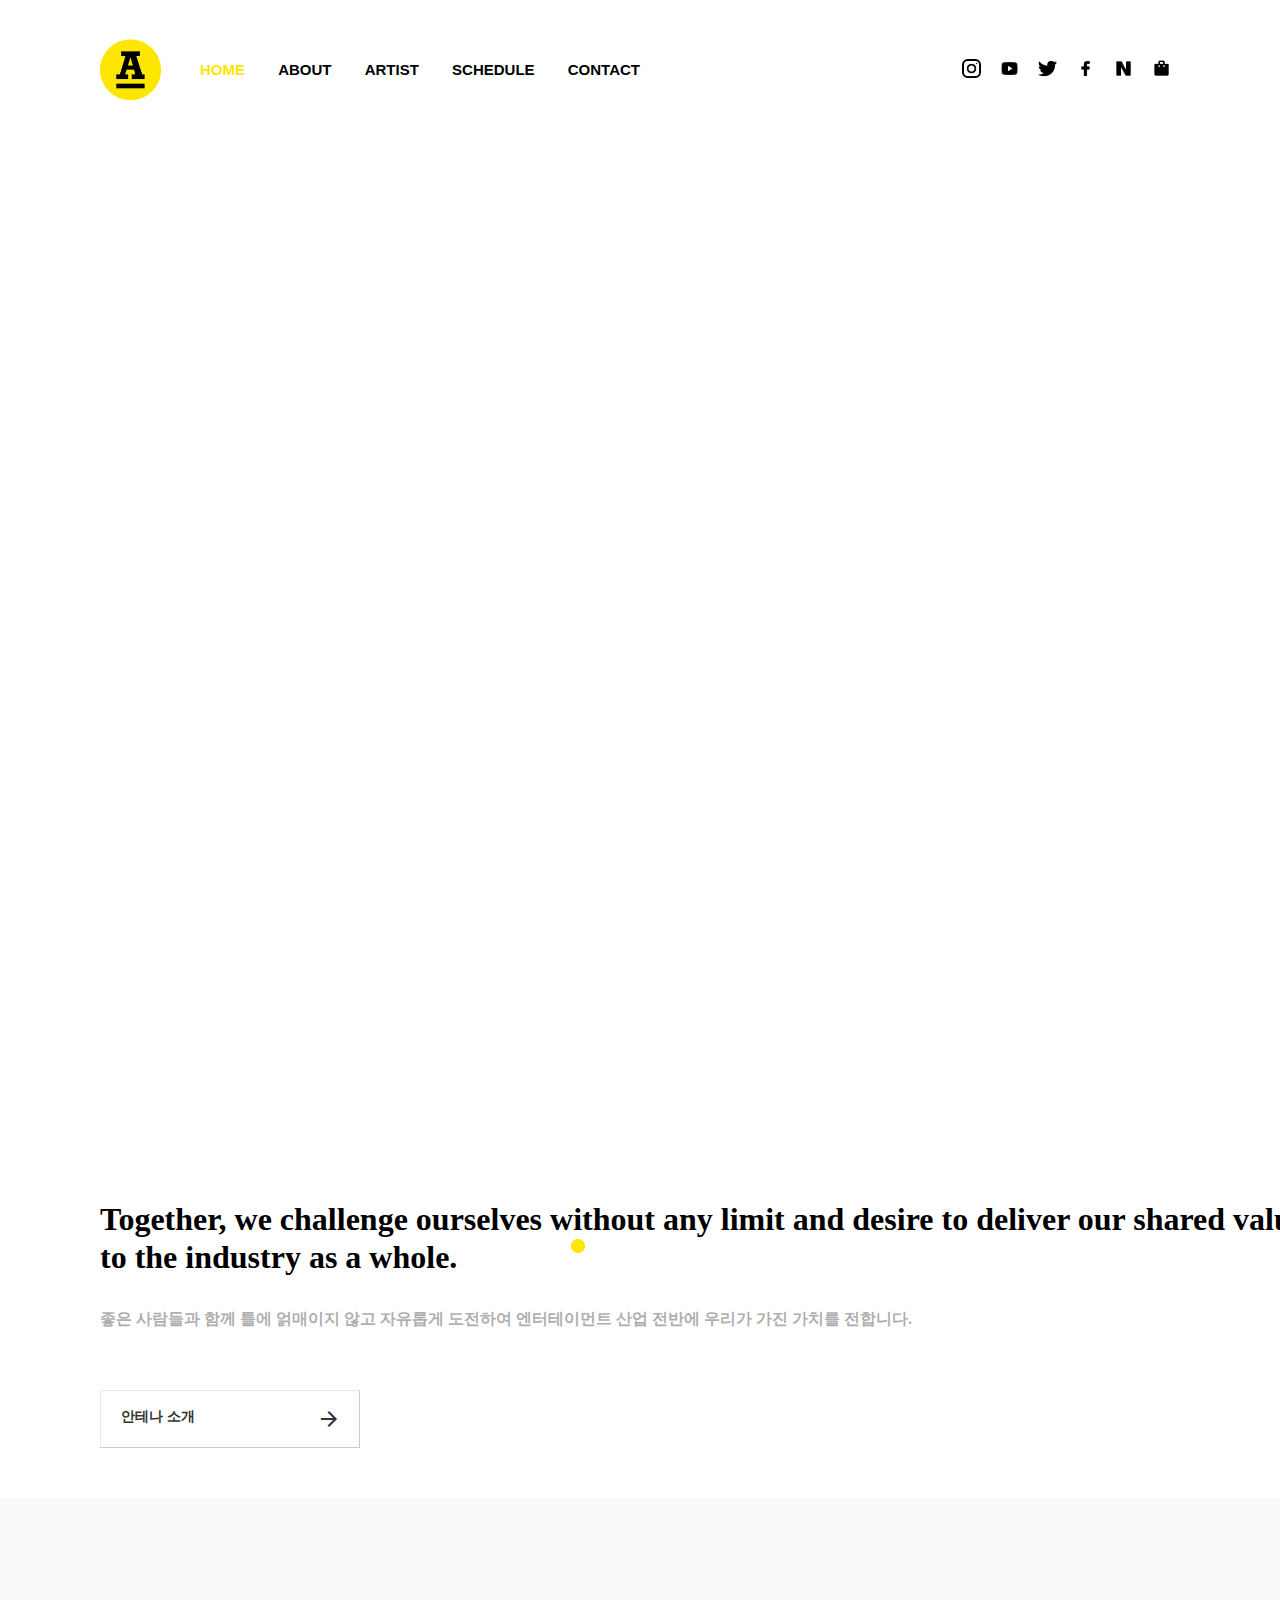
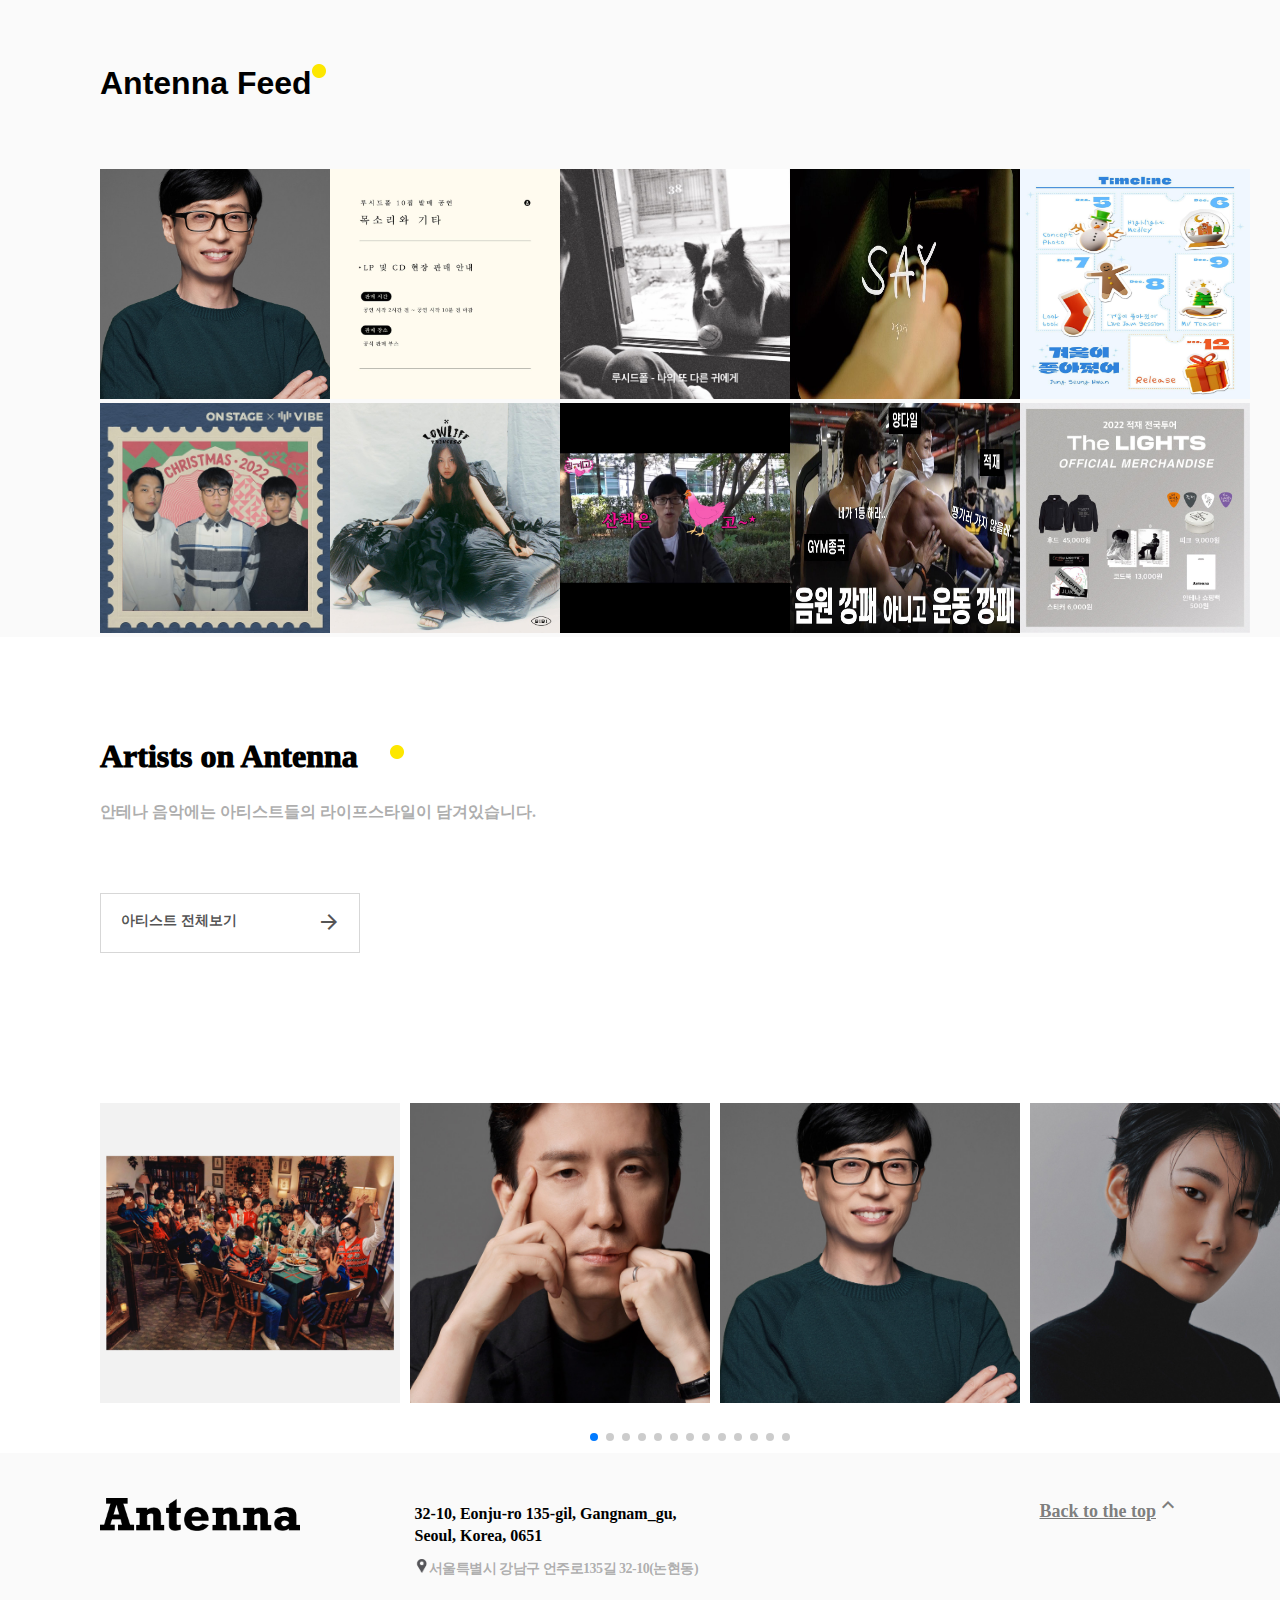
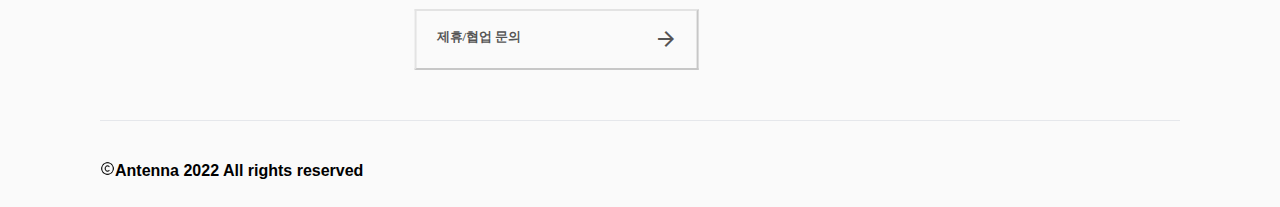
<file: index.html>
<!DOCTYPE html>
<html lang="en">
<head>
    <meta charset="UTF-8">
    <meta http-equiv="X-UA-Compatible" content="IE=edge">
    <meta name="viewport" content="width=device-width, initial-scale=1.0">
    <title>안테나 1페이지</title>
    <link rel="stylesheet" href="./css/main.css">
    <link rel="stylesheet" href="https://fonts.googleapis.com/css2?family=Material+Symbols+Outlined:opsz,wght,FILL,GRAD@48,400,0,0" />
    <script src="https://ajax.googleapis.com/ajax/libs/jquery/3.6.1/jquery.min.js"></script>
    <script defer src="./js/index.js"></script>

    <link rel="stylesheet" href="https://cdn.jsdelivr.net/npm/swiper/swiper-bundle.min.css"/>

    <script src="https://cdn.jsdelivr.net/npm/swiper/swiper-bundle.min.js"></script>


</head>
<body>
  




<mian>
    <div class="head04">
        <iframe width="100%" height="1000" src="https://www.youtube.com/embed/6TANcEfNisM?autoplay=1&mute=1&autohide=1&controls=0" title="YouTube video player" frameborder="0" allow="accelerometer; autoplay; clipboard-write; encrypted-media; gyroscope; picture-in-picture" allowfullscreen></iframe>
        <!-- <video tabindex="1" class="video-stream html5-main-video" webkit-playsinline="" playsinline="" controlslist="nodownload" style="width: 1701px; height: 957px; left: 0px; top: 0px;" src="blob:https://www.youtube.com/2e5e420f-6417-404c-afee-fae9147c64c1"></video> -->
    </div>
    

    <!--소개글 안테나 소개 버튼생성-->
    <div>
        <ul>
            <li class="head05">
                <div class="point01">
                    <p>Together, we challenge ourselves without any limit and desire to
                    deliver our shared values to the industry as a whole.</p>
                    <div><img src="./img/점.png" alt=""></div>
                    <span>좋은 사람들과 함께 틀에 얽매이지 않고 자유롭게 도전하여 엔터테이먼트 산업 전반에 우리가 가진 가치를 전합니다.</span>
                </div>
                
                <div class="btn01">
                    <button onclick="location.href='about.html'">안테나 소개<span class="material-symbols-outlined">arrow_forward</span></button>
                </div>                              
            </li>
        </ul>
    </div>

    <div>
        <div class="main01">
            <div>
                <div class="point02"><h2>Antenna Feed<img src="./img/점.png" alt=""></h2></div>
            </div>
            <div class="main02">
                <div class="fst">
                <div><img src="./img/하단유재석.jpg" alt=""></div>
                <div><img src="./img/목소리와 기타.jpg" alt=""></div>
                <div><img src="./img/강아지.jpg" alt=""></div>
                <div><img src="./img/main4.jpg" alt=""></div>
                <div><img src="./img/눈사람.jpg" alt=""></div>
                </div>
            
                <div class="sec">
                    <div><img src="./img/사진.jpg" alt=""></div>
                    <div><img src="./img/main7.jpg" alt=""></div>
                    <div><img src="./img/main8.jpg" alt=""></div>
                    <div><img src="./img/main9.jpg" alt=""></div>
                    <div><img src="./img/리스트.jpg" alt=""></div>
                </div>
            </div>         
        </div>

        <div class="subb01">
            <div class="main03">       
                <h2>Artists on Antenna</h2>
                <img class="point03" src="./img/점.png" alt="">
                <div class="crs"><p>안테나 음악에는 아티스트들의 라이프스타일이 담겨있습니다.</p></div>
            </div>

            <div class="btn02">
                <button onclick="location.href='artist.html'">아티스트 전체보기<span class="material-symbols-outlined">
                    arrow_forward
                    </span></button>
            </div>
        </div>
    </div>
    </div>
</mian>

    <style>
        
        .swiper-slide{
            display: flex;
            justify-content: center;
            align-items: center;
            background-color: #fff;
            margin: 0;
            width: auto !important;
        }
        .swiper-slide > span{
            display: none;
            position: absolute;
            color: #fff;
            font-size: 25px;
            font-weight: 600;
        }

        .swiper-slide:hover::after {
            content: "";
            display: block;
            background: linear-gradient(
                0deg,
                rgba(253, 231, 0, 1) 0%,
                rgba(253, 231, 0, 0) 100%
            ) !important;
            position: absolute;
            z-index: 1;
            left: 1;
            top: 13%;
            width: 300px;
            height: 300px;
        }
        .swiper-slide > span:hover::after{
            content: "";
            display: block;
        }

        .swiper-wrapper{
            margin: 0;
        }
        .swiper-slide > img{
          width: 300px;
        }
        .swiper-slide-active{
          color: red;
        }
        .swiper-button-prev:after{
          color: violet;
        }
        .swiper-button-next:after{
          color: aqua;
        }
        

    </style>
    
    <div class="swiper mySwiper" style="margin-left:100px;">
        <div class="swiper-wrapper" style="height: 400px;">
          <figure class="swiper-slide"><img src="/img/하단단체샷.png"><span>안테나</span></figure>
          <figure class="swiper-slide"><img src="/img/하단유희열.jpg"><span>유희열</span></figure>
          <figure class="swiper-slide"><img src="/img/하단유재석.jpg"><span>유재석</span></figure>
          <figure class="swiper-slide"><img src="/img/하단황현조.jpg"><span>황현조</span></figure>
          <figure class="swiper-slide"><img src="/img/하단정재형.jpg"><span>정재형</span></figure>
          <figure class="swiper-slide"><img src="/img/하단정승환.jpg"><span>정승환</span></figure>
          <figure class="swiper-slide"><img src="/img/하단이진아.jpg"><span>이진아</span></figure>
          <figure class="swiper-slide"><img src="/img/하단이상순.jpg"><span>이상순</span></figure>
          <figure class="swiper-slide"><img src="/img/하단박새별.jpg"><span>박새별</span></figure>
          <figure class="swiper-slide"><img src="/img/하단권진아.jpg"><span>권진아</span></figure>
          <figure class="swiper-slide"><img src="/img/이미주.jpg"><span>이미주</span></figure>
          <figure class="swiper-slide"><img src="/img/하단윤석철.jpg"><span>윤석철</span></figure>
          <figure class="swiper-slide"><img src="/img/하단샘김.png"><span>샘김</span></figure>
          
          
        </div>
        <!-- <div>
            <div class="swiper-button-next"></div>
            <div class="swiper-button-prev"></div>
        </div> -->
        <div class="swiper-pagination"></div>
        
      </div>
  


    <!-- Initialize Swiper -->
    <script>
    function init(){
      var swiper = new Swiper(".mySwiper", {
        loop: true,
        pagination: {
          el: ".swiper-pagination"
          
        },
        navigation: {
          nextEl: ".swiper-button-next",
          prevEl: ".swiper-button-prev",
        },
        autoplay: {
          delay: 2000,
          disableOnInteraction: false,
        },
        breakpoints:{
          360:{
            slidesPerView:1,
            spaceBetween:0,
          },
          640:{
            slidesPerView:2,
            spaceBetween:0,
          },
          768:{
            slidesPerView:4,
            spaceBetween:0,
          },
          1024:{
            slidesPerView:5,
            spaceBetween:10,
          }

        },
        on:{
          slideChange:function(e){

            const elActive =document.querySelector('.swpier-slide-active');
            if(elActive)
              elActive.style ='color:red;';

            console.log(
              e.activeIndex,
              e.realIndex
            )
          }
        }
      });
    }
    window.onload = init;

    </script>
<footer>
  <div>
      <div class="foot02">
          <div class="hadan">
              <div class="top"><img src="./img/글씨체.png" alt=""></div>
              <div class="mid">
                      <p>32-10, Eonju-ro 135-gil, Gangnam_gu,<br>
                      Seoul, Korea, 0651</p>
                      <span><img src="./img/위치커서.png" alt="">서울특별시 강남구 언주로135길 32-10(논현동)</span>
                      <button>제휴/협업 문의<span class="material-symbols-outlined">arrow_forward</span></button>
              </div>
              <div class="bottom"><a href="#top">Back to the top<span class="material-symbols-outlined">expand_less</span></a></div>
          </div>
          <div class="hadan02">
             <span><img src="./img/하단c아이콘.png" alt="">Antenna 2022 All rights reserved</span>
              
          </div>
      </div>

  </div>
  


</footer>




    
</body>
</html>
</file>
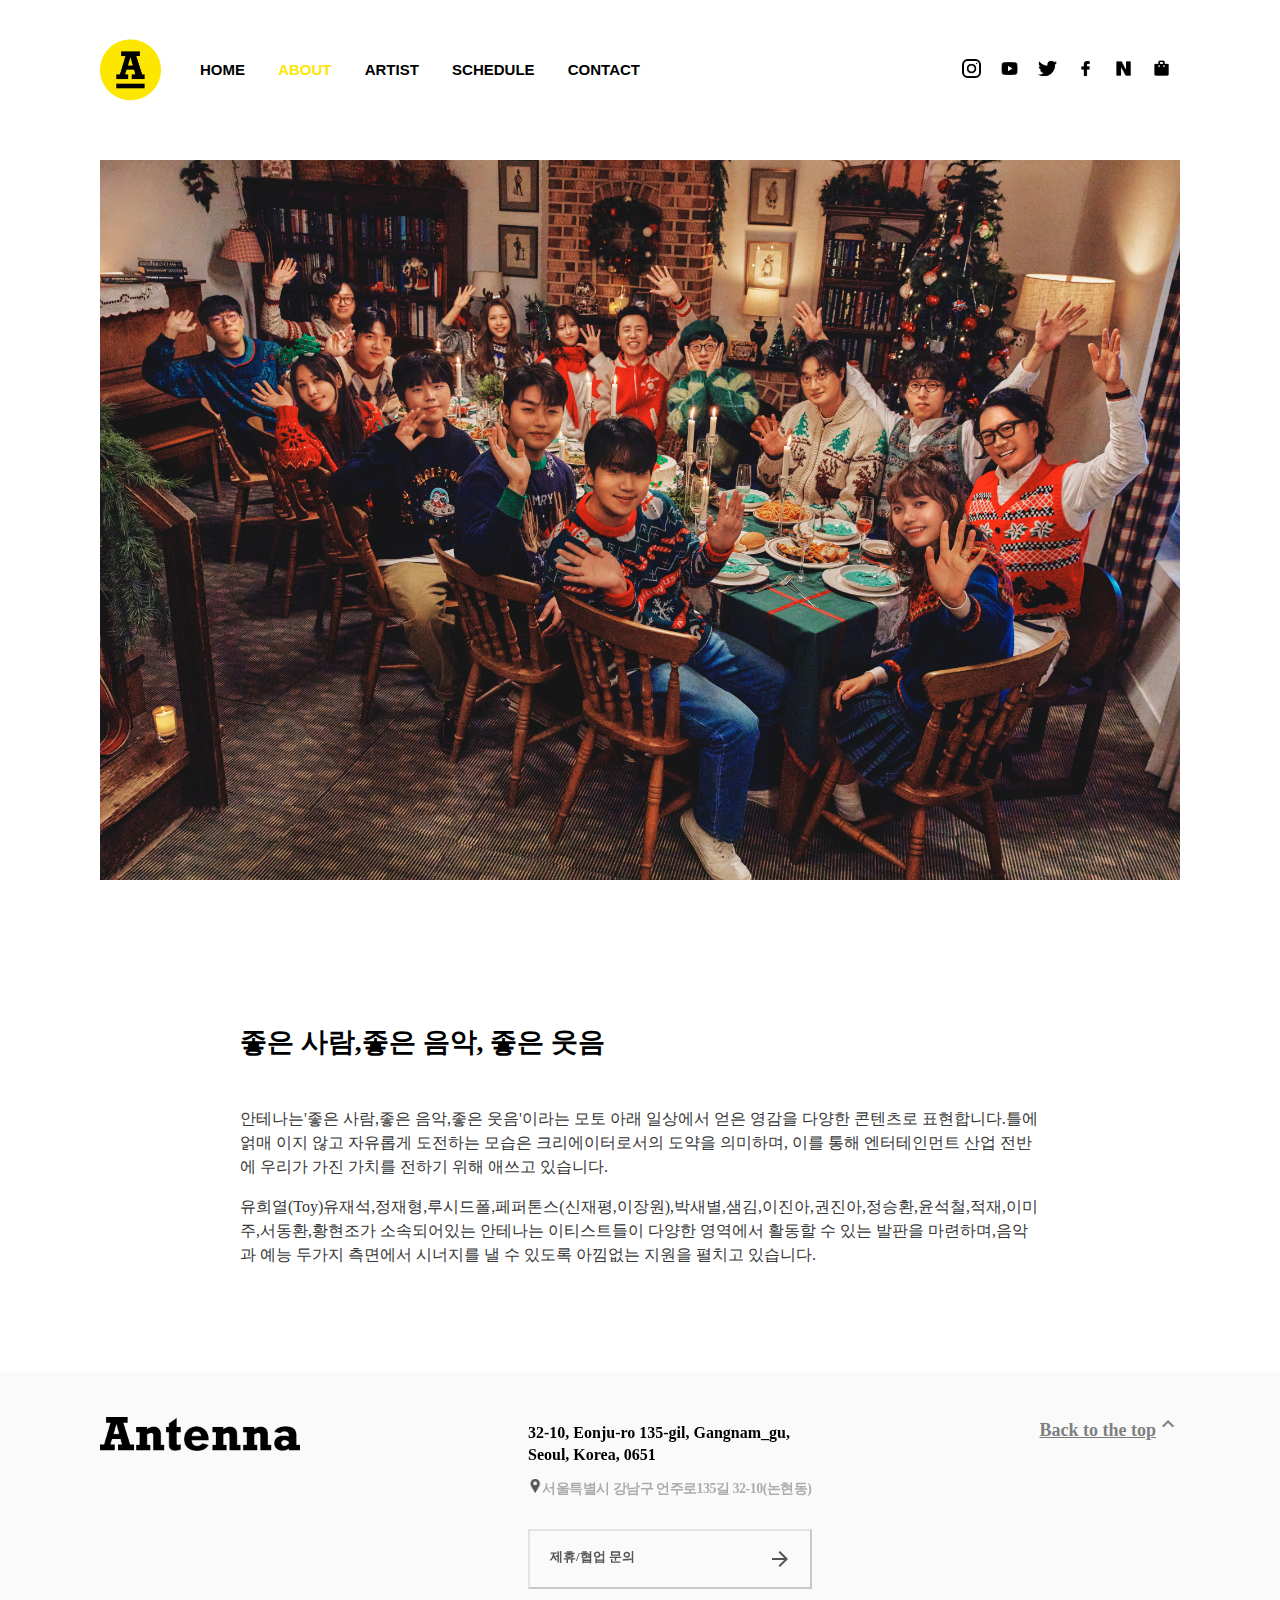
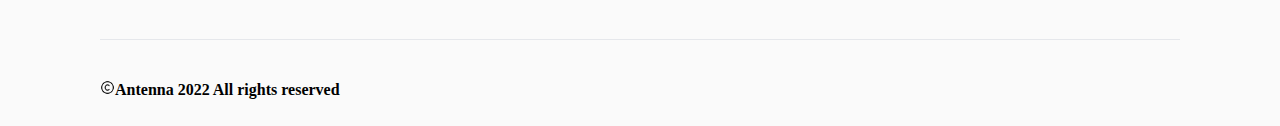
<file: about.html>
<!DOCTYPE html>
<html lang="en">
<head>
    <meta charset="UTF-8">
    <meta http-equiv="X-UA-Compatible" content="IE=edge">
    <meta name="viewport" content="width=device-width, initial-scale=1.0">
    <title>안테나 2페이지</title>
    <link rel="stylesheet" href="./css/about.css">
    <link rel="stylesheet" href="https://fonts.googleapis.com/css2?family=Material+Symbols+Outlined:opsz,wght,FILL,GRAD@48,400,0,0" />
    <script src="https://ajax.googleapis.com/ajax/libs/jquery/3.6.1/jquery.min.js"></script>
    <script defer src="./js/index.js"></script>

    <link rel="stylesheet" href="https://cdn.jsdelivr.net/npm/swiper/swiper-bundle.min.css"/>

    <script src="https://cdn.jsdelivr.net/npm/swiper/swiper-bundle.min.js"></script>


</head>
<body>
    

    
    <main>
        <div>
            <div class="head04">
                <a href="#"><img src="./img/단체샷.jpg" alt=""></a>
            </div>
            <ul>
                <li>
                    <div class="main01">
                        <div class="main02"><h2>좋은 사람,좋은 음악, 좋은 웃음</h2></div>
                        <div class="main03">
                            <P>안테나는'좋은 사람,좋은 음악,좋은 웃음'이라는 모토 아래 일상에서 얻은 영감을 다양한 콘텐츠로 표현합니다.틀에 얽매
                            이지 않고 자유롭게 도전하는 모습은 크리에이터로서의 도약을 의미하며, 이를 통해 엔터테인먼트 산업 전반에 우리가 가진
                            가치를 전하기 위해 애쓰고 있습니다.</P>
                            
                            <P>유희열(Toy)유재석,정재형,루시드폴,페퍼톤스(신재평,이장원),박새별,샘김,이진아,권진아,정승환,윤석철,적재,이미
                                주,서동환,황현조가 소속되어있는 안테나는 이티스트들이 다양한 영역에서 활동할 수 있는 발판을 마련하며,음악과 예능
                                두가지 측면에서 시너지를 낼 수 있도록 아낌없는 지원을 펼치고 있습니다.</P>  
                        </div>
                    </div>
                </li>
            </ul>
        </div>

    </main>

    <footer>
        <div>
            <div class="foot02">
                <div class="hadan">
                    <div class="top"><img src="./img/글씨체.png" alt=""></div>
                    <div class="mid">
                            <p>32-10, Eonju-ro 135-gil, Gangnam_gu,<br>
                            Seoul, Korea, 0651</p>
                            <span><img src="./img/위치커서.png" alt="">서울특별시 강남구 언주로135길 32-10(논현동)</span>
                            <button>제휴/협업 문의<span class="material-symbols-outlined">arrow_forward</span></button>
                    </div>
                    <div class="bottom"><a href="#top">Back to the top<span class="material-symbols-outlined">expand_less</span></a></div>
                </div>
                <div class="hadan02">
                   <span><img src="./img/하단c아이콘.png" alt="">Antenna 2022 All rights reserved</span>
                    
                </div>
            </div>
      
        </div>
        
      
      
      </footer>
      




    
</body>
</html>
</file>
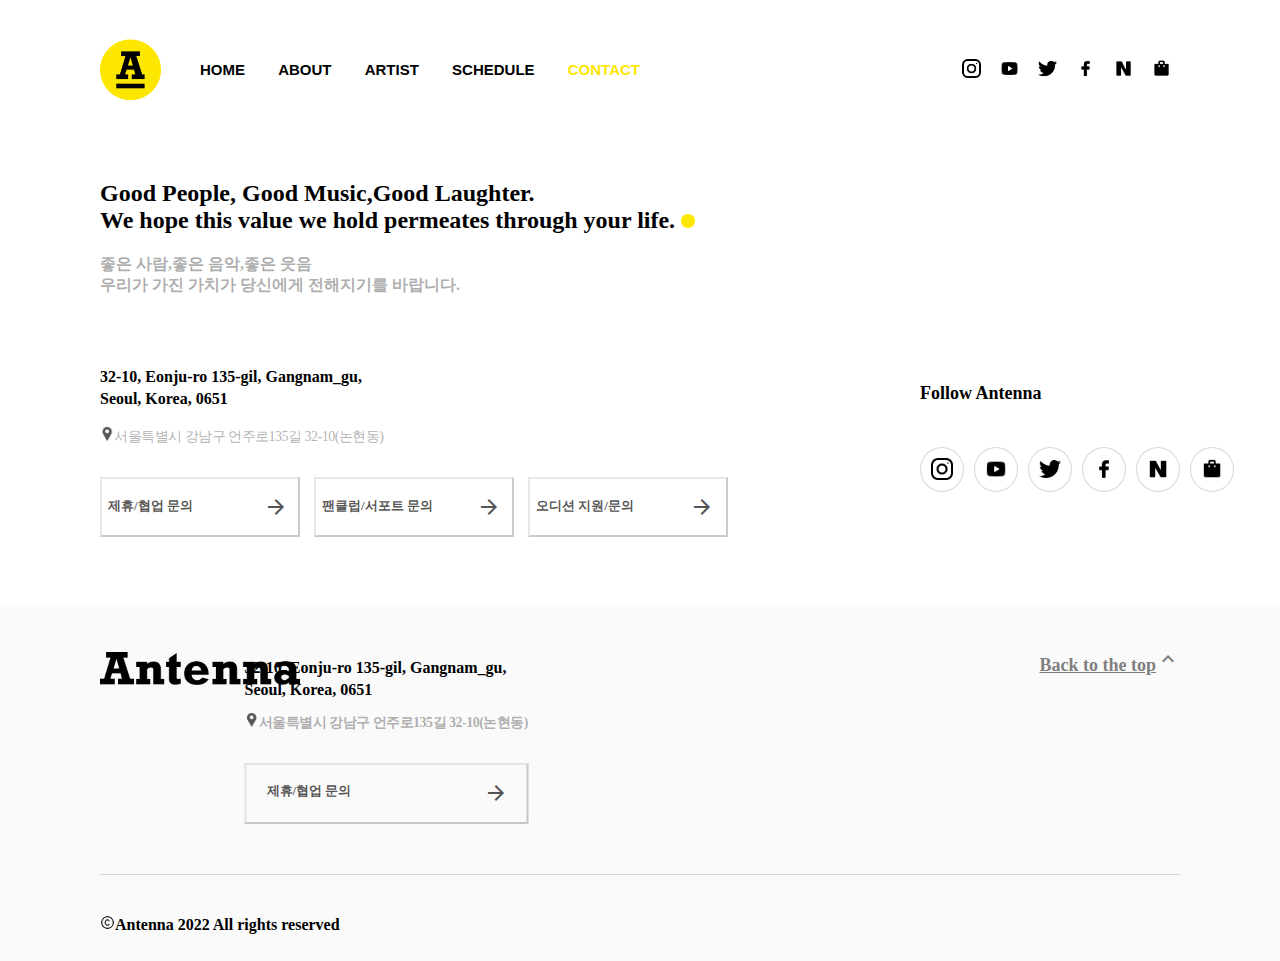
<file: contact.html>
<!DOCTYPE html>
<html lang="en">
<head>
    <meta charset="UTF-8">
    <meta http-equiv="X-UA-Compatible" content="IE=edge">
    <meta name="viewport" content="width=device-width, initial-scale=1.0">
    <title>안테나 5페이지</title>
    <link rel="stylesheet" href="./css/contact.css">
    <link rel="stylesheet" href="https://fonts.googleapis.com/css2?family=Material+Symbols+Outlined:opsz,wght,FILL,GRAD@48,400,0,0" />
    <script defer src="./js/index.js"></script>
    <script src="https://ajax.googleapis.com/ajax/libs/jquery/3.6.1/jquery.min.js"></script>

</head>
<body>
    


    <mian>
        <div>
            <div class="head04">
                <div>
                <h2>
                    Good People, Good Music,Good Laughter.<br>
                    We hope this value we hold permeates through your life.
                    <a class="head05" href="#"><img src="./img/점.png" alt=""></a></h2>
                    <p>
                        좋은 사람,좋은 음악,좋은 웃음<br>
                        우리가 가진 가치가 당신에게 전해지기를 바랍니다.
                    </p>
                </div>
            </div>
        </div>
        <div>
            <div class="main01">
                <div class="main02">
                    <div>   
                            <p>32-10, Eonju-ro 135-gil, Gangnam_gu,<br>
                            Seoul, Korea, 0651</p>
                            <span><img src="./img/위치커서.png" alt="">서울특별시 강남구 언주로135길 32-10(논현동)</span>
                            <div class="sns04"><h2>Follow Antenna</h2></div>
                            <div class="sns03">
                            
                                <div onclick="location.href='https://www.instagram.com/antenna_official/'"><img src="./img/인스타.png" alt=""></div>
                                <div onclick="location.href='https://www.youtube.com/channel/UCwW6D9G9hegNPKYrQ0zivvQ'"><img src="./img/유튜브.png" alt=""></div>
                                <div onclick="location.href='https://twitter.com/antennamusic'"><img src="./img/트위터.png" alt=""></div>
                                <div onclick="location.href='https://www.facebook.com/antennamusics'"><img src="./img/페이스북.png" alt=""></div>
                                <div onclick="location.href='https://post.naver.com/my.naver?memberNo=30285670'"><img src="./img/네이버.png" alt=""></div>
                                <div onclick="location.href='https://marpple.shop/kr/antenna?page=0'"><img src="./img/쇼핑가방.png" alt=""></div>
                                </div>
                    
                    </div>
                        
                    <div> 
                        <button class="ww"><p>제휴/협업 문의<span class="material-symbols-outlined">arrow_forward</span></p></button>
                        <button class="www"><p>팬클럽/서포트 문의<span class="material-symbols-outlined">arrow_forward</span></p></button>
                        <button class="wwww"><p>오디션 지원/문의<span class="material-symbols-outlined">arrow_forward</span></p></button>
                    </div>
                </div>
            </div>
            <div class="main03">
                            <!-- * 카카오맵 - 지도퍼가기 -->
            <!-- 1. 지도 노드 -->
            <div id="daumRoughmapContainer1675328780042" class="root_daum_roughmap root_daum_roughmap_landing"></div>

            <!--
                2. 설치 스크립트
                * 지도 퍼가기 서비스를 2개 이상 넣을 경우, 설치 스크립트는 하나만 삽입합니다.
            -->
            <script charset="UTF-8" class="daum_roughmap_loader_script" src="https://ssl.daumcdn.net/dmaps/map_js_init/roughmapLoader.js"></script>

            <!-- 3. 실행 스크립트 -->
            <script charset="UTF-8">
                new daum.roughmap.Lander({
                    "timestamp" : "1675328780042",
                    "key" : "2dmiu",
                    "mapWidth" : "1700",
                    "mapHeight" : "450"
                }).render();
            </script>
            </div>
        </div>


    </mian>

    <footer>
        <div>
            <div class="foot02">
                <div class="hadan">
                    <div class="top"><img src="./img/글씨체.png" alt=""></div>
                    <div class="mid">
                            <p>32-10, Eonju-ro 135-gil, Gangnam_gu,<br>
                            Seoul, Korea, 0651</p>
                            <span><img src="./img/위치커서.png" alt="">서울특별시 강남구 언주로135길 32-10(논현동)</span>
                            <button>제휴/협업 문의<span class="material-symbols-outlined">arrow_forward</span></button>
                    </div>
                    <div class="bottom"><a href="#top">Back to the top<span class="material-symbols-outlined">expand_less</span></a></div>
                </div>
                <div class="hadan02">
                   <span><img src="./img/하단c아이콘.png" alt="">Antenna 2022 All rights reserved</span>
                    
                </div>
            </div>
      
        </div>
        
      
      
      </footer>
      



    
</body>
</html>
</file>
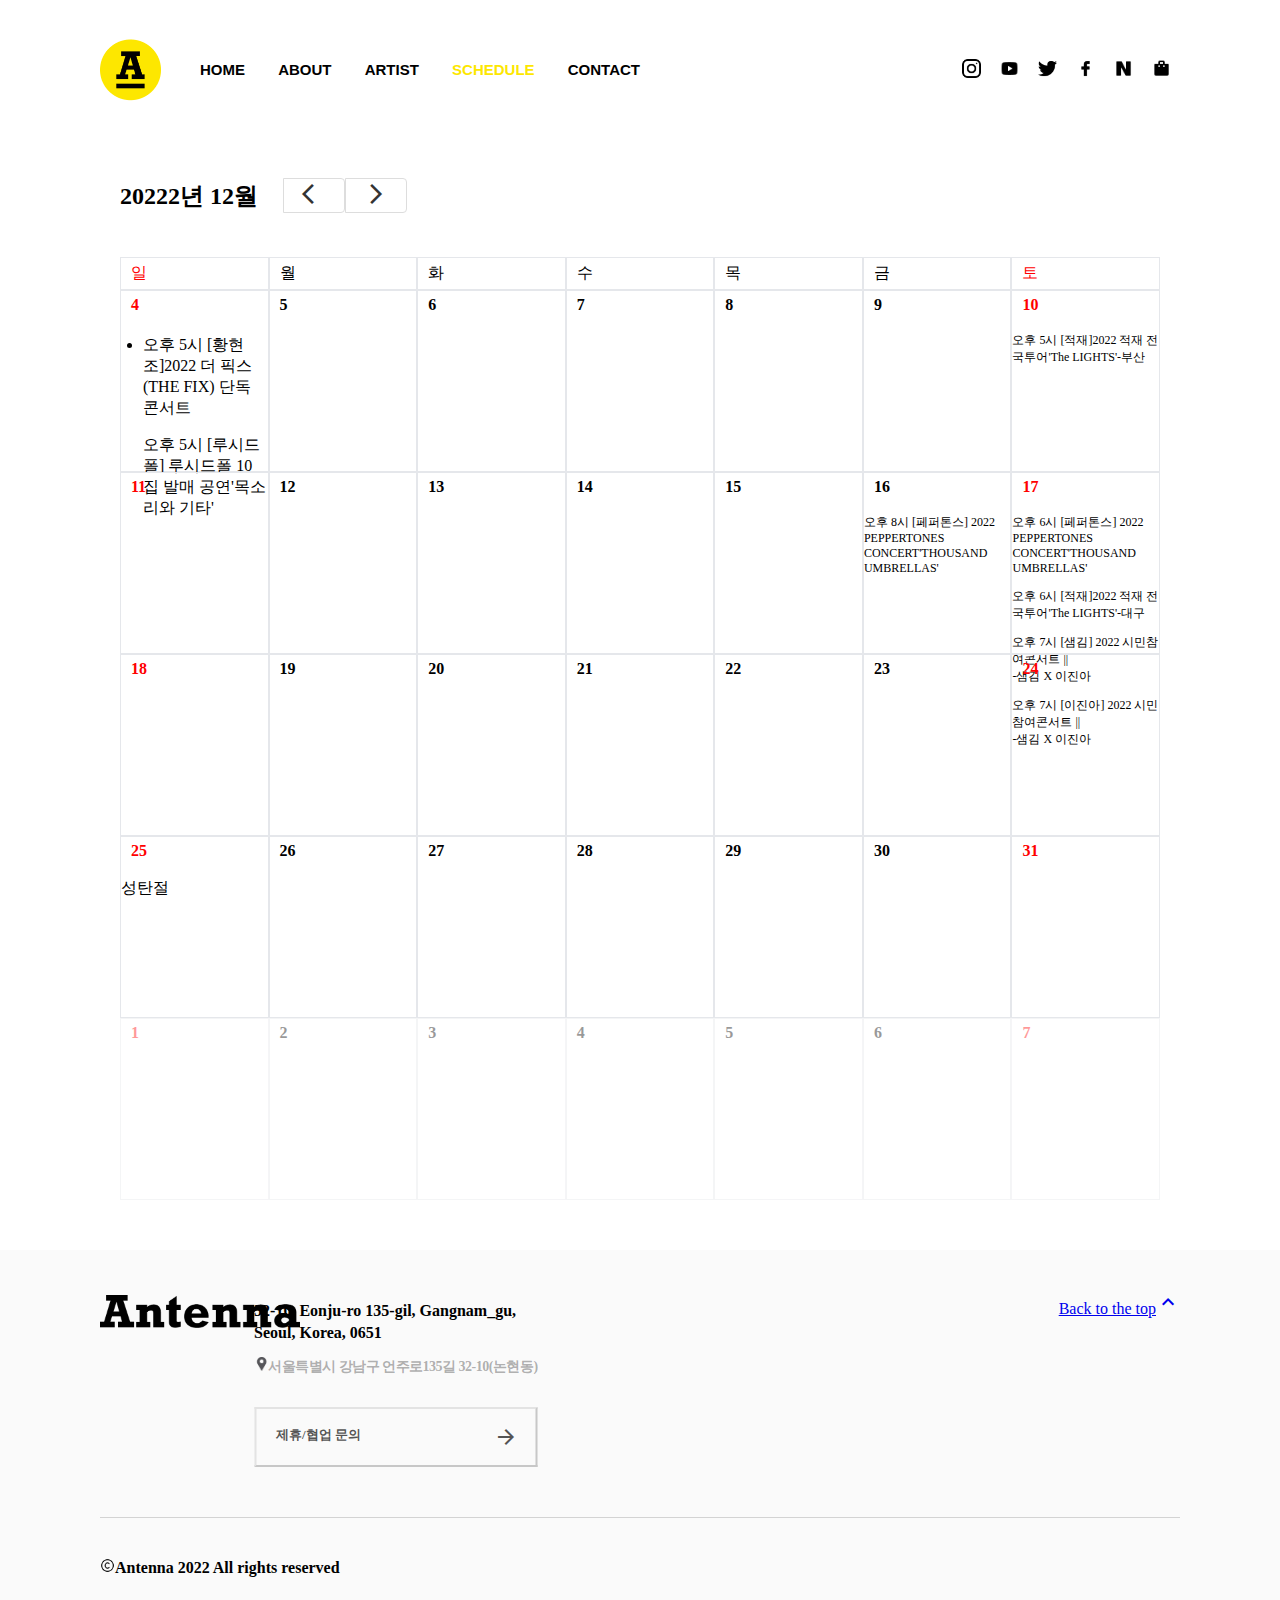
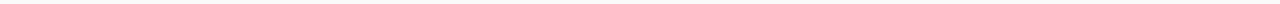
<file: schedule.html>
<!DOCTYPE html>
<html lang="en">
<head>
    <meta charset="UTF-8">
    <meta http-equiv="X-UA-Compatible" content="IE=edge">
    <meta name="viewport" content="width=device-width, initial-scale=1.0">
    <title>안테나 4페이지</title>
    <link rel="stylesheet" href="./css/schedule.css">
    <link rel="stylesheet" href="https://fonts.googleapis.com/css2?family=Material+Symbols+Outlined:opsz,wght,FILL,GRAD@48,400,0,0" />
    <link rel="stylesheet" href="https://fonts.googleapis.com/css2?family=Material+Symbols+Outlined:opsz,wght,FILL,GRAD@48,400,0,0" />
    <link rel="stylesheet" href="https://fonts.googleapis.com/css2?family=Material+Symbols+Outlined:opsz,wght,FILL,GRAD@48,400,0,0" />
    <link rel="stylesheet" href="https://fonts.googleapis.com/css2?family=Material+Symbols+Outlined:opsz,wght,FILL,GRAD@20..48,100..700,0..1,-50..200" />
    <link rel="stylesheet" href="https://fonts.googleapis.com/css2?family=Material+Symbols+Outlined:opsz,wght,FILL,GRAD@20..48,100..700,0..1,-50..200" />
    <script defer src="./js/index.js"></script>
    <script src="https://ajax.googleapis.com/ajax/libs/jquery/3.6.1/jquery.min.js"></script>


</head>

<body>
   

    


    <mian> 
        <div class="main01">
            <div class="main02">
                <h2>20222년 12월</h2>
                <button><span class="material-symbols-outlined">arrow_back_ios</span></button>
                <button><span class="material-symbols-outlined">arrow_forward_ios</span></button>
                
            </div>
            <div class="main03">
                <span>일</span>
                <span>월</span>
                <span>화</span>
                <span>수</span>
                <span>목</span>
                <span>금</span>
                <span>토</span>
            </div>
            <div class="main05">
                <div>
                    <h2>4</h2>
                    <ul>
                        <li>                    
                            <p>오후 5시 [황현조]2022 더 픽스(THE FIX) 단독 콘서트</p>
                            <p>오후 5시 [루시드폴] 루시드폴 10집 발매 공연'목소리와 기타'</p>
                        </li>
                    </ul>
                </div>
                <div><h2>5</h2></div>
                <div><h2>6</h2></div>
                <div><h2>7</h2></div>
                <div><h2>8</h2></div>
                <div><h2>9</h2></div>
                <div>
                    <h2>10</h2>
                    <p>오후 5시 [적재]2022 적재 전국투어'The LIGHTS'-부산</p>
                </div>
            </div>
            
            <div class="main06">
                <div><h2>11</h2></div>
                <div><h2>12</h2></div>
                <div><h2>13</h2></div>
                <div><h2>14</h2></div>
                <div><h2>15</h2></div>
                <div>
                    <h2>16</h2>
                    <p>오후 8시 [페퍼톤스] 2022 PEPPERTONES CONCERT'THOUSAND UMBRELLAS'</p>
                </div>
                <div>
                    <h2>17</h2>
                    <p>오후 6시 [페퍼톤스] 2022 PEPPERTONES CONCERT'THOUSAND UMBRELLAS'</p>
                    <p>오후 6시 [적재]2022 적재 전국투어'The LIGHTS'-대구</p>
                    <p>오후 7시 [샘김] 2022 시민참여콘서트 || <With you>-샘김 X 이진아</p>
                    <p>오후 7시 [이진아] 2022 시민참여콘서트 || <With you>-샘김 X 이진아</p>
                </div>
            </div>

            <div class="main07">
                <div>
                    <h2>18</h2>
                    <p></p>
                </div>
                <div><h2>19</h2></div>
                <div><h2>20</h2></div>
                <div><h2>21</h2></div>
                <div><h2>22</h2></div>
                <div><h2>23</h2></div>
                <div>
                    <h2>24</h2>
                    <p></p>
                </div>
            </div>

            <div class="main08">
                <div>
                    <h2>25</h2>
                    <span>성탄절</span>
                </div>
                <div><h2>26</h2></div>
                <div><h2>27</h2></div>
                <div><h2>28</h2></div>
                <div><h2>29</h2></div>
                <div>
                    <h2>30</h2>
                    <p></p>
                </div>
                <div>
                    <h2>31</h2>
                    <p></p>
                </div>
            </div>

            <div class="main09">
                <div><h2>1</h2></div>
                <div><h2>2</h2></div>
                <div><h2>3</h2></div>
                <div><h2>4</h2></div>
                <div><h2>5</h2></div>
                <div><h2>6</h2></div>
                <div><h2>7</h2></div>
            </div>




        </div>




    </mian>


    <footer>
        <div>
            <div class="foot02">
                <div class="hadan">
                    <div class="top"><img src="./img/글씨체.png" alt=""></div>
                    <div class="mid">
                            <p>32-10, Eonju-ro 135-gil, Gangnam_gu,<br>
                            Seoul, Korea, 0651</p>
                            <span><img src="./img/위치커서.png" alt="">서울특별시 강남구 언주로135길 32-10(논현동)</span>
                            <button>제휴/협업 문의<span class="material-symbols-outlined">arrow_forward</span></button>
                    </div>
                    <div class="bottom"><a href="#top">Back to the top<span class="material-symbols-outlined">expand_less</span></a></div>
                </div>
                <div class="hadan02">
                   <span><img src="./img/하단c아이콘.png" alt="">Antenna 2022 All rights reserved</span>
                    
                </div>
            </div>
      
        </div>
        
      
      
      </footer>
      

    




</body>
</html>
</file>
<file: css/main.css>
html,body{margin: 0; font-size: 16px;-ms-overflow-style:none;}
::-webkit-scrollbar{
    display: none;
}

body {
    font-style: normal;
    font-family: Aharoni,Spoqa Han Sans, sans-serif;
}
/* <span class="material-symbols-outlined">expand_less </span>
하단 아이콘 ^*/

/* <link rel="stylesheet" href="https://fonts.googleapis.com/css2?family=Material+Symbols+Outlined:opsz,wght,FILL,GRAD@48,400,0,0" /> 
화살표 아잉콘 ->*/

/* <link rel="stylesheet" href="https://fonts.googleapis.com/css2?family=Material+Symbols+Outlined:opsz,wght,FILL,GRAD@20..48,100..700,0..1,-50..200" / 
화살 아이콘 < */


/* <link rel="stylesheet" href="https://fonts.googleapis.com/css2?family=Material+Symbols+Outlined:opsz,wght,FILL,GRAD@20..48,100..700,0..1,-50..200" /> 
화살 아이콘 < */


/*head*/

.head01{

    margin-left: 100px;
    margin-right: 100px;
    padding-top: 20px;
    padding-bottom: 20px;
    position: relative;
    display: flex;
    
}
.head02{
    width: 61px;
    height: 61px;
    position: absolute;
    top: 50%;
    transform: translateY(-50%);
    cursor: pointer;
}
.head02 img{
    width: 61px;
    height: 61px;
}
.head03{
    width: 440px;
    height: 100px;
    display: flex;
    justify-content: space-between;
    align-items: center;
    margin-left: 100px;
}
.head03 > a{
    text-decoration: none;
    color: black;
}
.head03 > a{
    font-weight: bold;
    font-size: 15px;
    letter-spacing: 0px;
    font-style: normal;
    font-family: Aharoni,Spoqa Han Sans, sans-serif;
    line-height: 1.5;
}
.head03 > a:nth-child(1){
    color: #fde700;
}
.head03 span:hover{
    cursor: pointer;
    color: gray;
}
.snsn01{
    width: 228px;
    height:100px;
    position: absolute;
    right: 0;
}

.snsn02{
    height: 100px;
    display: flex;
    justify-content: space-around;
    align-items: center;
}
.snsn02 > div > img{
    width: 19px;
    height: 19px;
}
.snsn02 > div:hover{
    cursor: pointer;
    opacity: 0.4;
}

.head04{
    
    display: flex;
    
    margin-left: 100px;
    margin-right: 100px;
    margin-bottom: 60px;
}

header > div > div ul{
    padding-left: 0;
}

.head05{
    list-style: none;
    width: 1700px;
    padding-left: 60px;

}
.point01{
    
    position: relative;
}
.point01 > div{
    position: absolute;
    top: 30%;
    left: 6%;
}
.point01 p {
    font-weight: 600;
    font-size: 32px;
    line-height: 1.2;
    font-family: 'Gilroy','Spoqa Han Sans','Apple SD Gothic Neo', 'Malgun Gothic','Nanum Gothic', 'Noto Sans','sans-serif';
}
.head05 div img{
    width: 14px;
    height: 14px;
}
.point01 > span{
    font-family: 'Spoqa Han Sans','Apple SD Gothic Neo', 'Malgun Gothic','Nanum Gothic', 'Noto Sans','sans-serif';
    color: #363636;
    opacity: 0.4;
    font-weight: 600;
}


.btn01{
    margin-top: 60px;
}
.btn01 > button{
    font-size: 14px;
    font-weight: 600;
    padding: 17px 24px 21px 20px;
    text-align: left;
    background-color: #fff;
    color: #333;
    border-color: rgba(54, 54, 54, 0.2);
    border-width: 1px;
    width: 260px;
    position: relative;
    font-family: 'Spoqa Han Sans','Apple SD Gothic Neo', 'Malgun Gothic','Nanum Gothic', 'Noto Sans','sans-serif';
}
.btn01 > button > span{
    position: absolute;
    right: 8px;
    margin-right: 10px;
    margin-top: -1px;
}
.btn01 > button:hover{
    cursor: pointer;
    background-color: #fde700;
    border: none;
    transition: 1s;
}
.fixx{
    background-color: #fff;
    position: sticky;
    z-index: 999;
    top: 0px;
}



/* main */
.main01{
    margin-top: 120px;
    padding-bottom: 162px;
    background-color: #FAFAFA;
}

.point02{
    display: flex;
    padding: 140px 0 50px 0;
    margin-left: 100px;
}

.point02 > h2{ 
    display: flex;
    font-weight: 600;
    font-size: 32px;
    line-height: 1.2;
    margin-bottom: 16px;
    
}
.point02 img{
    width: 14px;
    height: 14px; 
}

.main02{
    height: 100%;
    width: 100%;

}
.fst{

    display: flex;
    align-items: center;
    justify-content: space-between;
    padding-left: 100px;
    padding-right: 100px;
    
}
.fst > div img{
    width: 340px;
    height: 340px;
}
.fst img{
    width: 100%;
    height: 100%;
}
.sec{
    display: flex;
    align-items: center;
    justify-content: space-between;
   margin-left: 100px;
   margin-right: 100px;
}
.sec img{
    width: 340px;
    height: 340px;
}




.main03{
    margin-top: 100px;
    width: 500px;
    margin-left: 100px;
    position: relative;
}
.main03 > h2{
    font-weight: 1000;
    font-size: 32px;
    line-height: 1.2;
    color: inherit;
    font-style: normal;
    font-family: 'Gilroy','Spoqa Han Sans','Apple SD Gothic Neo', 'Malgun Gothic','Nanum Gothic', 'Noto Sans','sans-serif';
}
.point03{
    width: 14px;
    height: 14px;
    position: absolute;
    left:58%;
    top: 10%;
}
.crs p{
    font-family: 'Spoqa Han Sans','Apple SD Gothic Neo', 'Malgun Gothic','Nanum Gothic', 'Noto Sans','sans-serif';
    color: #363636;
    opacity: 0.4;
    font-weight: 600;
}


.btn02{
    margin-left: 100px;
    margin-top: 70px;
    margin-bottom: 100px;
}
.btn02 > button{
    border: 1px solid ;
    width: 260px;
    padding: 17px 24px 21px 20px;
    text-align: left;
    position: relative;
    font-size: 14px;
    background-color: #fff;
    color: rgba(54, 54, 54, 0.85) !important;
    border-color: rgba(54, 54, 54, 0.2);
    font-weight: 700;
    font-style: normal;
    line-height: 1.42857143;
    font-family: 'Spoqa Han Sans','Apple SD Gothic Neo', 'Malgun Gothic','Nanum Gothic', 'Noto Sans','sans-serif';

}
.btn02 button > span{
    
    position: absolute;
    right: 8px;
    margin-right: 10px;
    margin-top: -1px;
}
.btn02 > button:hover{
    cursor: pointer;
    background-color: #fde700;
    border: none;
    transition: 1s;
}

/* footer */
.foot01{ 
    margin-left: 100px;
    margin-right: 100px;
    margin-bottom: 120px;
}
.sub01{
    position: relative;
    width: 100%;
    height: 100%;
}

.sub01 > div {
    width: 40px;
    height: 40px;
    font-weight: 800;
}
.sub01 > div:nth-child(1){
    position: absolute;
    left: 0%;
    margin-top: 200px;
    margin-left: 10px;
    padding: 8px 10px 8px 10px;
}
.sub01 > div:nth-child(1) > span{
    padding: 8px 8px 8px 12px;
    
}

.sub01 > div:nth-child(2){
    position: absolute;
    right: 0%;
    margin-top: 200px;
    margin-right: 10px;
}
.sub01 > div:nth-child(2) > span{
    padding: 10px 10px 10px 10px;
}
.sub01 > div > span{
    border: 1px solid rgba(54, 54, 54, 0.2);
    background-color: #fff;
    border-radius: 50%;
}


.sub02{
    display: flex;
    justify-content: space-between;
    align-items: center;
    position: relative;
}
.sub02 > div > a > img {
    width: 410px;
    height: 410px;
}

.sub02 > div:hover::after{
    content: '';
    display: block;
    background:linear-gradient(0deg, rgba(253,231,0,1) 0%, rgba(253,231,0,0) 100%) !important;
    position: absolute;
    z-index: 1;
    left:1;
    top: 0;
    width: 410px;
    height: 410px;
}












/*하단 배경*/
.top h2,
.mid p,
.bottom p{
    margin: 0px;
    padding: 0px;
}
.foot02{
    background-color: #FAFAFA;
    height: 354px;
    width: 100%;
}
.hadan{
    border-bottom: 1px solid #e5e7eb;
    padding-top: 40px;
    padding-bottom: 50px;
    margin-left: 100px;
    margin-right: 100px;
    display: flex;
    justify-content: space-between;
}
.top img{
   
    width: 200px;
    margin-left: 0;
    text-align: left;
    margin: 5px auto;
    
}
.mid p{
    margin-top: 10px;
    margin-bottom: 10px;
    padding-bottom: 2px;
    font-size: 16px;
    font-weight: 600;
    line-height: 1.4;
    font-style: normal;
    font-family: 'Gilroy','Spoqa Han Sans','Apple SD Gothic Neo', 'Malgun Gothic','Nanum Gothic', 'Noto Sans','sans-serif';
    color: inherit;
}
.bottom a{
    margin-top: 8px;
    margin-bottom: 7px;
}
.mid{
    display: flex;
    flex-direction: column;
    transform: translateX(-100%);
}
.mid span{
    margin-bottom: 30px;
}
.mid > button{
    font-size: 14px;
    font-weight: 600;
    font-style: normal;
    font-family: 'Spoqa Han Sans','Apple SD Gothic Neo', 'Malgun Gothic','Nanum Gothic', 'Noto Sans','sans-serif';
}

.mid > span{
    font-weight: 600;
    font-size: 14px;
    color: rgba(54, 54, 54, 0.4) !important;
    letter-spacing: -0.5px !important;
    cursor: pointer;
    line-height: 1.42857143;
    font-family: 'Spoqa Han Sans','Apple SD Gothic Neo', 'Malgun Gothic','Nanum Gothic', 'Noto Sans','sans-serif';
}
.mid > span > img{
    width: 14px;
    height: 14px;
}

.mid > button{
    background-color: #FAFAFA;
    border-color: rgba(54, 54, 54, 0.2);
    padding: 17px 24px 21px 20px;
    text-align: left;
    position: relative;
    font-size: 13px !important;
    font-weight: 600;
    color: rgba(54, 54, 54, 0.85) !important;
    font-style: normal;
    line-height: 1.42857143;font-family: 'Spoqa Han Sans','Apple SD Gothic Neo', 'Malgun Gothic','Nanum Gothic', 'Noto Sans','sans-serif'; 
}
.bottom a{
    font-size: 18px;
    background-color: rgba(255, 255, 255, 0);
    color: rgba(54, 54, 54, 0.65) !important;
    border-color: rgba(0, 0, 0, 0.2);
    font-family: 'Gilroy','Spoqa Han Sans','Apple SD Gothic Neo', 'Malgun Gothic','Nanum Gothic', 'Noto Sans','sans-serif';
    font-weight: 600;
    font-style: normal;
    line-height: 1.42857143;
}
.mid button > span{
    position: absolute;
    right: 8px;
    margin-right: 10px;
    margin-top: -1px;
}

.hadan > h2 {
    font-size: 34px;
}
.hadan02{
    margin-left: 100px;
    margin-right: 100px;
    margin-top: 30px;
    padding-top: 10px;
    padding-bottom: 10px;
    font-size: 16px;
    font-weight: 600;
}
.hadan02 > span > img{
    width: 15px;
    height: 15px;
}


.mid > button:hover{
    cursor: pointer;
    border: none;
    background-color: #fde700;
    transition: 1s;
}


@media screen and (max-width:1400px) {
    .head05{
        list-style: none;
        width: 100%;
        padding-left: 60px;
    }
    .point01{
        position: relative;
        width: 100%;
    }
    .point01 > div{
        position: absolute;
        top: 30%;
        left: 38%;
    }
    .point01 p {
        font-weight: 600;
        font-size: 32px;
        line-height: 1.2;
        font-family: 'Gilroy','Spoqa Han Sans','Apple SD Gothic Neo', 'Malgun Gothic','Nanum Gothic', 'Noto Sans','sans-serif';
    }
    .head05 div img{
        width: 14px;
        height: 14px;
    }
    .point01 > span{
        font-family: 'Spoqa Han Sans','Apple SD Gothic Neo', 'Malgun Gothic','Nanum Gothic', 'Noto Sans','sans-serif';
        color: #363636;
        opacity: 0.4;
        font-weight: 600;
    }
    
    
    .main01{
        /* border: 1px solid red; */
        margin-top: 50px;
        padding-bottom: 0;
        width: 100%;
        background-color: #FAFAFA;
    }
    
    .point02{
        display: flex;
        padding: 140px 0 50px 0;
        margin-left: 100px;
    }
    
    .point02 > h2{ 
        display: flex;
        font-weight: 600;
        font-size: 32px;
        line-height: 1.2;
        margin-bottom: 16px;
        
    }
    .point02 img{
        width: 14px;
        height: 14px; 
    }
    
    .main02{
        height: 100%;
        width: 100%;
    }
    .fst{
        display: flex;
        align-items: center;
        justify-content: space-between;
        /* border: 1px solid red; */
    }
    .fst > div img{
        width: 230px;
        height: 230px;
    }
    .fst img{
        width: 100%;
        height: 100%;
    }
    .sec{
        /* border: 1px solid red; */
        display: flex;
        align-items: center;
        justify-content: space-between;
       /* margin-left: 100px; */
    }
    .sec > div img{
        width: 230px;
        height: 230px;
    }

    .foot02{
        background-color: #FAFAFA;
        height: 354px;
        width: 100%;
    }
    .hadan{
        /* border: 1px solid red; */
        border-bottom: 1px solid #e5e7eb;
        padding-top: 40px;
        padding-bottom: 50px;
        margin-left: 100px;
        margin-right: 100px;
        display: flex;
        justify-content: space-between;
    }
    .top img{
       
        width: 200px;
        margin-left: 0;
        text-align: left;
        margin: 5px auto;
        
    }
    .mid p{
        margin-top: 10px;
        margin-bottom: 10px;
        padding-bottom: 2px;
        font-size: 16px;
        font-weight: 600;
        line-height: 1.4;
        font-style: normal;
        font-family: 'Gilroy','Spoqa Han Sans','Apple SD Gothic Neo', 'Malgun Gothic','Nanum Gothic', 'Noto Sans','sans-serif';
        color: inherit;
    }
    .bottom a{
        margin-top: 8px;
        margin-bottom: 7px;
    }
    .mid{
        display: flex;
        flex-direction: column;
        transform: translateX(-40%);
    }
    .mid span{
        margin-bottom: 30px;
    }
    .mid > button{
        font-size: 14px;
        font-weight: 600;
        font-style: normal;
        font-family: 'Spoqa Han Sans','Apple SD Gothic Neo', 'Malgun Gothic','Nanum Gothic', 'Noto Sans','sans-serif';
    }
    
    .mid > span{
        font-weight: 600;
        font-size: 14px;
        color: rgba(54, 54, 54, 0.4) !important;
        letter-spacing: -0.5px !important;
        cursor: pointer;
        line-height: 1.42857143;
        font-family: 'Spoqa Han Sans','Apple SD Gothic Neo', 'Malgun Gothic','Nanum Gothic', 'Noto Sans','sans-serif';
    }
    .mid > span > img{
        width: 14px;
        height: 14px;
    }
    
    .mid > button{
        background-color: #FAFAFA;
        border-color: rgba(54, 54, 54, 0.2);
        padding: 17px 24px 21px 20px;
        text-align: left;
        position: relative;
        font-size: 13px !important;
        font-weight: 600;
        color: rgba(54, 54, 54, 0.85) !important;
        font-style: normal;
        line-height: 1.42857143;font-family: 'Spoqa Han Sans','Apple SD Gothic Neo', 'Malgun Gothic','Nanum Gothic', 'Noto Sans','sans-serif'; 
    }
    .bottom a{
        font-size: 18px;
        background-color: rgba(255, 255, 255, 0);
        color: rgba(54, 54, 54, 0.65) !important;
        border-color: rgba(0, 0, 0, 0.2);
        font-family: 'Gilroy','Spoqa Han Sans','Apple SD Gothic Neo', 'Malgun Gothic','Nanum Gothic', 'Noto Sans','sans-serif';
        font-weight: 600;
        font-style: normal;
        line-height: 1.42857143;
    }
    .mid button > span{
        position: absolute;
        right: 8px;
        margin-right: 10px;
        margin-top: -1px;
    }
    
    .hadan > h2 {
        font-size: 34px;
    }
    .hadan02{
        margin-left: 100px;
        margin-right: 100px;
        margin-top: 30px;
        padding-top: 10px;
        padding-bottom: 10px;
        font-size: 16px;
        font-weight: 600;
    }
    .hadan02 > span > img{
        width: 15px;
        height: 15px;
    }
    
    
    .mid > button:hover{
        cursor: pointer;
        border: none;
        background-color: #fde700;
        transition: 1s;
    }
}

@media screen and (max-width:1023px) {
    .head02{
        width: 61px;
        height: 61px;
        position: absolute;
        top: 50%;
        transform: translateY(-50%);
        cursor: pointer;
    }
    .head02 img{
        width: 61px;
        height: 61px;
    }
    .head03{
        width: 350px;
        height: 100px;
        display: flex;
        justify-content: space-between;
        align-items: center;
        margin-left: 100px;
    }
  
    .head03 > a{
        font-weight: bold;
        font-size: 14px;
        letter-spacing: 0px;
        font-style: normal;
        font-family: Aharoni,Spoqa Han Sans, sans-serif;
        line-height: 1.5;
    }
    
    .snsn01{
        width: 200px;
        height:100px;
        position: absolute;
        right: 0;
    }
    
    .snsn02{
        height: 100px;
        display: flex;
        justify-content: space-around;
        align-items: center;
    }
    .snsn02 > div > img{
        width: 19px;
        height: 19px;
    }    
    .head04{
        display: flex;
        margin-left: 100px;
        margin-bottom: 60px;
    }
    .head04 > iframe{
        height: 500px;
    }

    .head05{
        list-style: none;
        width: 80%;
        padding-left: 60px;
    
    }
    .point01 > div{
        position: absolute;
        top: 20%;
        left: 50%;
    }
    .point01 p {
        font-weight: 600;
        font-size: 20px;
        line-height: 1.2;
        font-family: 'Gilroy','Spoqa Han Sans','Apple SD Gothic Neo', 'Malgun Gothic','Nanum Gothic', 'Noto Sans','sans-serif';
    }
    .head05 div img{
        width: 12px;
        height: 12px;
    }
    .point01 > span{
        font-family: 'Spoqa Han Sans','Apple SD Gothic Neo', 'Malgun Gothic','Nanum Gothic', 'Noto Sans','sans-serif';
        color: #363636;
        opacity: 0.4;
        font-weight: 600;
        font-size: 15px;
    }
    
    
    .btn01{
        margin-top: 60px;
    }
    .btn01 > button{
        font-size: 14px;
        font-weight: 600;
        padding: 17px 24px 21px 20px;
        text-align: left;
        background-color: #fff;
        color: #333;
        border-color: rgba(54, 54, 54, 0.2);
        border-width: 1px;
        width: 260px;
        position: relative;
        font-family: 'Spoqa Han Sans','Apple SD Gothic Neo', 'Malgun Gothic','Nanum Gothic', 'Noto Sans','sans-serif';
    }
    .btn01 > button > span{
        position: absolute;
        right: 8px;
        margin-right: 10px;
        margin-top: -1px;
    }
    .btn01 > button:hover{
        cursor: pointer;
        background-color: #fde700;
        border: none;
        transition: 1s;
    }
    
    .main01{
        margin-top: 50px;
        padding-bottom: 50px;
        background-color: #FAFAFA;
    }
    
    .point02{
        display: flex;
        padding: 50px 0 50px 0;
        margin-left: 100px;
    }
    
    .point02 > h2{ 
        display: flex;
        font-weight: 600;
        font-size: 32px;
        line-height: 1.2;
        margin-bottom: 16px;
        
    }
    .point02 img{
        width: 14px;
        height: 14px; 
    }
    
    .main02{
        height: 100%;
        width: 100%;
    }
    .fst{
        display: flex;
        /* align-items: center; */
        justify-content: center;
        padding-left: 0;
        padding-right: 0;
    }
    .fst > div img{
        width: 150px;
        height: 150px;
    }
  
    .sec{
        display: flex;
        align-items: center;
        justify-content: center;
       margin-left: 100px;
    }
    .sec > div img{
        width: 150px;
        height: 150px;
    }
    
    
    .main03{
        margin-top: 100px;
        width: 500px;
        margin-left: 100px;
        position: relative;
    }
    .main03 > h2{
        font-weight: 1000;
        font-size: 20px;
        line-height: 1.2;
        color: inherit;
        font-style: normal;
        font-family: 'Gilroy','Spoqa Han Sans','Apple SD Gothic Neo', 'Malgun Gothic','Nanum Gothic', 'Noto Sans','sans-serif';
    }
    .point03{
        width: 10px;
        height: 10px;
        position: absolute;
        left:38%;
        top: 8%;
    }
    .crs p{
        font-family: 'Spoqa Han Sans','Apple SD Gothic Neo', 'Malgun Gothic','Nanum Gothic', 'Noto Sans','sans-serif';
        color: #363636;
        opacity: 0.4;
        font-weight: 600;
        font-size: 12px;
    }
    
    
    .btn02{
        margin-left: 100px;
        margin-top: 70px;
        margin-bottom: 100px;
    }
    .btn02 > button{
        border: 1px solid ;
        width: 200px;
        padding: 17px 24px 21px 20px;
        text-align: left;
        position: relative;
        font-size: 14px;
        background-color: #fff;
        color: rgba(54, 54, 54, 0.85) !important;
        border-color: rgba(54, 54, 54, 0.2);
        font-weight: 700;
        font-style: normal;
        line-height: 1.42857143;
        font-family: 'Spoqa Han Sans','Apple SD Gothic Neo', 'Malgun Gothic','Nanum Gothic', 'Noto Sans','sans-serif';
    
    }
    .btn02 button > span{
        
        position: absolute;
        right: 8px;
        margin-right: 10px;
        margin-top: -1px;
    }
    .btn02 > button:hover{
        cursor: pointer;
        background-color: #fde700;
        border: none;
        transition: 1s;
    }
    
    /* footer */
    .foot01{ 
        margin-left: 100px;
        margin-bottom: 120px;
    }
    .sub01{
        position: relative;
        width: 100%;
        height: 100%;
    }
    
    .sub01 > div {
        width: 40px;
        height: 40px;
        font-weight: 800;
    }
    .sub01 > div:nth-child(1){
        position: absolute;
        left: 0%;
        margin-top: 200px;
        margin-left: 10px;
        padding: 8px 10px 8px 10px;
    }
    .sub01 > div:nth-child(1) > span{
        padding: 8px 8px 8px 12px;
        
    }
    
    .sub01 > div:nth-child(2){
        position: absolute;
        right: 0%;
        margin-top: 200px;
        margin-right: 10px;
    }
    .sub01 > div:nth-child(2) > span{
        padding: 10px 10px 10px 10px;
    }
    .sub01 > div > span{
        border: 1px solid rgba(54, 54, 54, 0.2);
        background-color: #fff;
        border-radius: 50%;
    }
    
    
    .sub02{
        display: flex;
        justify-content: space-between;
        align-items: center;
        position: relative;
    }
    .sub02 > div > a > img {
        width: 410px;
        height: 410px;
    }
    
    .sub02 > div:hover::after{
        content: '';
        display: block;
        background:linear-gradient(0deg, rgba(253,231,0,1) 0%, rgba(253,231,0,0) 100%) !important;
        position: absolute;
        z-index: 1;
        left:1;
        top: 0;
        width: 410px;
        height: 410px;
    }
    
    
    /*하단 배경*/
    .top h2,
    .mid p,
    .bottom p{
        margin: 0px;
        padding: 0px;
    }
    .foot02{
        background-color: #FAFAFA;
        height: 354px;
        width: 100%;
    }
    .hadan{
        border-bottom: 1px solid #e5e7eb;
        padding-top: 40px;
        padding-bottom: 50px;
        margin-left: 100px;
        margin-right: 100px;
        display: flex;
        justify-content: space-between;
    }
    .top img{
       
        width: 150px;
        margin-left: 0;
        text-align: left;
        margin: 5px auto;
        
    }
    .mid p{
        margin-top: 10px;
        margin-bottom: 10px;
        padding-bottom: 2px;
        font-size: 12px;
        font-weight: 600;
        line-height: 1.4;
        font-style: normal;
        font-family: 'Gilroy','Spoqa Han Sans','Apple SD Gothic Neo', 'Malgun Gothic','Nanum Gothic', 'Noto Sans','sans-serif';
        color: inherit;
    }
    .bottom a{
        margin-top: 8px;
        margin-bottom: 7px;
    }
    .mid{
        display: flex;
        flex-direction: column;
        transform: translateX(0%);
    }
    .mid > span{
        margin-bottom: 30px;
    }
    .mid > button{
        font-size: 10px;
        font-weight: 600;
        font-style: normal;
        font-family: 'Spoqa Han Sans','Apple SD Gothic Neo', 'Malgun Gothic','Nanum Gothic', 'Noto Sans','sans-serif';
    }
    
    .mid > span{
        font-weight: 600;
        font-size: 10px;
        color: rgba(54, 54, 54, 0.4) !important;
        letter-spacing: -0.5px !important;
        cursor: pointer;
        line-height: 1.42857143;
        font-family: 'Spoqa Han Sans','Apple SD Gothic Neo', 'Malgun Gothic','Nanum Gothic', 'Noto Sans','sans-serif';
    }
    .mid > span > img{
        width: 14px;
        height: 14px;
    }
    
    .mid > button{
        background-color: #FAFAFA;
        border-color: rgba(54, 54, 54, 0.2);
        padding: 17px 24px 21px 20px;
        text-align: left;
        position: relative;
        font-size: 10px !important;
        font-weight: 600;
        color: rgba(54, 54, 54, 0.85) !important;
        font-style: normal;
        line-height: 1.42857143;font-family: 'Spoqa Han Sans','Apple SD Gothic Neo', 'Malgun Gothic','Nanum Gothic', 'Noto Sans','sans-serif'; 
    }
    .bottom a{
        font-size: 12px;
        background-color: rgba(255, 255, 255, 0);
        color: rgba(54, 54, 54, 0.65) !important;
        border-color: rgba(0, 0, 0, 0.2);
        font-family: 'Gilroy','Spoqa Han Sans','Apple SD Gothic Neo', 'Malgun Gothic','Nanum Gothic', 'Noto Sans','sans-serif';
        font-weight: 600;
        font-style: normal;
        line-height: 1.42857143;
    }
    .mid button > span{
        position: absolute;
        right: 8px;
        margin-right: 10px;
        margin-top: -1px;
    }
    
    .hadan > h2 {
        font-size: 34px;
    }
    .hadan02{
        margin-left: 100px;
        margin-right: 100px;
        margin-top: 30px;
        padding-top: 10px;
        padding-bottom: 10px;
        font-size: 12px;
        font-weight: 600;
    }
    .hadan02 > span > img{
        width: 15px;
        height: 15px;
    }
    
    
    .mid > button:hover{
        cursor: pointer;
        border: none;
        background-color: #fde700;
        transition: 1s;
    }

}


/*///////////////////////////////////////////////////////////////*/





@media screen and (max-width:767px) {
    .head02{
        width: 61px;
        height: 61px;
        position: absolute;
        top: 50%;
        transform: translateY(-50%);
        cursor: pointer;
    }
    .head02 img{
        width: 50px;
        height: 50px;
    }
    .head03{
        width: 250px;
        height: 100px;
        display: flex;
        justify-content: space-between;
        align-items: center;
        margin-left: 100px;
    }
  
    .head03 > a{
        font-weight: bold;
        font-size: 8px;
        letter-spacing: 0px;
        font-style: normal;
        font-family: Aharoni,Spoqa Han Sans, sans-serif;
        line-height: 1.5;
    }
    
    .snsn01{
        width: 100px;
        height:100px;
        position: absolute;
        right: 0;
    }
    
    .snsn02{
        height: 100px;
        display: flex;
        justify-content: space-around;
        align-items: center;
    }
    .snsn02 > div > img{
        width: 13px;
        height: 13px;
    }    
    .head04{
        display: flex;
        margin-left: 100px;
        margin-bottom: 60px;
    }
    .head04 > iframe{
        height: 300px;
    }

    .head05{
        list-style: none;
        width: 80%;
        padding-left: 60px;
    
    }
    .point01 > div{
        position: absolute;
        top: 15%;
        left: 52%;
    }
    .point01 p {
        font-weight: 600;
        font-size: 15px;
        line-height: 1.2;
        font-family: 'Gilroy','Spoqa Han Sans','Apple SD Gothic Neo', 'Malgun Gothic','Nanum Gothic', 'Noto Sans','sans-serif';
    }
    .point01 >  div img{
        width: 10px;
        height: 10px;
    }
    .head05 > div > span{
        font-family: 'Spoqa Han Sans','Apple SD Gothic Neo', 'Malgun Gothic','Nanum Gothic', 'Noto Sans','sans-serif';
        color: #363636;
        opacity: 0.4;
        font-weight: 600;
        font-size: 10px;
    }
    
    
    .btn01{
        margin-top: 60px;
    }
    .btn01 > button{
        font-size: 10px;
        font-weight: 600;
        padding: 17px 24px 21px 20px;
        text-align: left;
        background-color: #fff;
        color: #333;
        border-color: rgba(54, 54, 54, 0.2);
        border-width: 1px;
        width: 150px;
        position: relative;
        font-family: 'Spoqa Han Sans','Apple SD Gothic Neo', 'Malgun Gothic','Nanum Gothic', 'Noto Sans','sans-serif';
    }
    .btn01 > button > span{
        position: absolute;
        right: 8px;
        margin-right: 10px;
        margin-top: -1px;
    }
    .btn01 > button:hover{
        cursor: pointer;
        background-color: #fde700;
        border: none;
        transition: 1s;
    }
    
    .main01{
        margin-top: 50px;
        padding-bottom: 50px;
        background-color: #FAFAFA;
    }
    
    .point02{
        display: flex;
        padding: 30px 0 50px 0;
        margin-left: 100px;
    }
    
    .point02 > h2{ 
        display: flex;
        font-weight: 600;
        font-size: 20px;
        line-height: 1.2;
        margin-bottom: 16px;
        
    }
    .point02 img{
        width: 10px;
        height: 10px; 
    }
    
    .main02{
        height: 100%;
        width: 100%;
    }
    .fst{
        display: flex;
        /* align-items: center; */
        justify-content: center;
        padding-left: 0;
        padding-right: 0;
    }
    .fst > div img{
        width: 130px;
        height: 130px;
    }
  
    .sec{
        display: flex;
        align-items: center;
        justify-content: center;
       margin-left: 100px;
    }
    .sec > div img{
        width: 130px;
        height: 130px;
    }
    
    
    .main03{
        margin-top: 50px;
        width: 500px;
        margin-left: 100px;
        position: relative;
    }
    .main03 > h2{
        font-weight: 1000;
        font-size: 15px;
        line-height: 1.2;
        color: inherit;
        font-style: normal;
        font-family: 'Gilroy','Spoqa Han Sans','Apple SD Gothic Neo', 'Malgun Gothic','Nanum Gothic', 'Noto Sans','sans-serif';
    }
    .point03{
        width: 10px;
        height: 10px;
        position: absolute;
        left:28%;
        top: 5%;
    }
    .crs p{
        font-family: 'Spoqa Han Sans','Apple SD Gothic Neo', 'Malgun Gothic','Nanum Gothic', 'Noto Sans','sans-serif';
        color: #363636;
        opacity: 0.4;
        font-weight: 600;
        font-size: 12px;
    }
    
    
    .btn02{
        margin-left: 100px;
        margin-top: 70px;
        margin-bottom: 0;
    }
    .btn02 > button{
        border: 1px solid ;
        width: 150px;
        padding: 17px 24px 21px 20px;
        text-align: left;
        position: relative;
        font-size: 10px;
        background-color: #fff;
        color: rgba(54, 54, 54, 0.85) !important;
        border-color: rgba(54, 54, 54, 0.2);
        font-weight: 700;
        font-style: normal;
        line-height: 1.42857143;
        font-family: 'Spoqa Han Sans','Apple SD Gothic Neo', 'Malgun Gothic','Nanum Gothic', 'Noto Sans','sans-serif';
    
    }
    .btn02 button > span{
        
        position: absolute;
        right: 0px;
        margin-right: 10px;
        margin-top: -5px;
    }
    .btn02 > button:hover{
        cursor: pointer;
        background-color: #fde700;
        border: none;
        transition: 1s;
    }
    
    /* footer */
    .foot01{ 
        margin-left: 100px;
        margin-bottom: 120px;
    }
    .sub01{
        position: relative;
        width: 100%;
        height: 100%;
    }
    
    .sub01 > div {
        width: 40px;
        height: 40px;
        font-weight: 800;
    }
    .sub01 > div:nth-child(1){
        position: absolute;
        left: 0%;
        margin-top: 200px;
        margin-left: 10px;
        padding: 8px 10px 8px 10px;
    }
    .sub01 > div:nth-child(1) > span{
        padding: 8px 8px 8px 12px;
        
    }
    
    .sub01 > div:nth-child(2){
        position: absolute;
        right: 0%;
        margin-top: 200px;
        margin-right: 10px;
    }
    .sub01 > div:nth-child(2) > span{
        padding: 10px 10px 10px 10px;
    }
    .sub01 > div > span{
        border: 1px solid rgba(54, 54, 54, 0.2);
        background-color: #fff;
        border-radius: 50%;
    }
    
    
    .sub02{
        display: flex;
        justify-content: space-between;
        align-items: center;
        position: relative;
    }
    .sub02 > div > a > img {
        width: 410px;
        height: 410px;
    }
    
    .sub02 > div:hover::after{
        content: '';
        display: block;
        background:linear-gradient(0deg, rgba(253,231,0,1) 0%, rgba(253,231,0,0) 100%) !important;
        position: absolute;
        z-index: 1;
        left:1;
        top: 0;
        width: 410px;
        height: 410px;
    }
    
    
    /*하단 배경*/
    .top h2,
    .mid p,
    .bottom p{
        margin: 0px;
        padding: 0px;
    }
    .foot02{
        background-color: #FAFAFA;
        height: 300px;
        width: 100%;
    }
    .hadan{
        border-bottom: 1px solid #e5e7eb;
        padding-top: 40px;
        padding-bottom: 50px;
        margin-left: 100px;
        margin-right: 100px;
        display: flex;
        justify-content: space-between;
    }
    .top img{
       
        width: 100px;
        margin-left: 0;
        text-align: left;
        margin: 5px auto;
        
    }
    .mid p{
        margin-top: 10px;
        margin-bottom: 10px;
        padding-bottom: 2px;
        font-size: 10px;
        font-weight: 600;
        line-height: 1.4;
        font-style: normal;
        font-family: 'Gilroy','Spoqa Han Sans','Apple SD Gothic Neo', 'Malgun Gothic','Nanum Gothic', 'Noto Sans','sans-serif';
        color: inherit;
    }
    .bottom a{
        margin-top: 8px;
        margin-bottom: 7px;
    }
    .mid{
        display: flex;
        flex-direction: column;
        transform: translateX(0%);
    }
    .mid > span{
        margin-bottom: 10px;
    }
    .mid > button{
        font-size: 10px;
        font-weight: 600;
        font-style: normal;
        font-family: 'Spoqa Han Sans','Apple SD Gothic Neo', 'Malgun Gothic','Nanum Gothic', 'Noto Sans','sans-serif';
    }
    
    .mid > span{
        font-weight: 600;
        font-size: 10px;
        color: rgba(54, 54, 54, 0.4) !important;
        letter-spacing: -0.5px !important;
        cursor: pointer;
        line-height: 1.42857143;
        font-family: 'Spoqa Han Sans','Apple SD Gothic Neo', 'Malgun Gothic','Nanum Gothic', 'Noto Sans','sans-serif';
    }
    .mid > span > img{
        width: 10px;
        height: 10px;
    }
    
    .mid > button{
        width: 150px;
        background-color: #FAFAFA;
        border-color: rgba(54, 54, 54, 0.2);
        padding: 13px 15px 15px 15px;
        text-align: left;
        position: relative;
        font-size: 10px !important;
        font-weight: 600;
        color: rgba(54, 54, 54, 0.85) !important;
        font-style: normal;
        line-height: 1.42857143;font-family: 'Spoqa Han Sans','Apple SD Gothic Neo', 'Malgun Gothic','Nanum Gothic', 'Noto Sans','sans-serif'; 
    }
    .bottom a{
        font-size: 10px;
        background-color: rgba(255, 255, 255, 0);
        color: rgba(54, 54, 54, 0.65) !important;
        border-color: rgba(0, 0, 0, 0.2);
        font-family: 'Gilroy','Spoqa Han Sans','Apple SD Gothic Neo', 'Malgun Gothic','Nanum Gothic', 'Noto Sans','sans-serif';
        font-weight: 600;
        font-style: normal;
        line-height: 1.42857143;
    }
    .mid button > span{
        position: absolute;
        right: 8px;
        margin-right: 10px;
        margin-top: -1px;
    }
    
    .hadan > h2 {
        font-size: 34px;
    }
    .hadan02{
        margin-left: 100px;
        margin-right: 100px;
        margin-top: 30px;
        padding-top: 10px;
        padding-bottom: 10px;
        font-size: 12px;
        font-weight: 600;
    }
    .hadan02 > span > img{
        width: 15px;
        height: 15px;
    }
    
    
    .mid > button:hover{
        cursor: pointer;
        border: none;
        background-color: #fde700;
        transition: 1s;
    }

}


/*///////////////////////////////////////////////////*/






@media screen and (max-width:480px) {
    .head02{
        width: 30px;
        height: 30px;
        position: absolute;
        top: 40%;
        left: 0%;
        transform: translateX(-50%);
        cursor: pointer; 
    }
    .head02 img{
        width: 30px;
        height: 30px;
    }
    .head03{
        width: 250px;
        height: 100px;
        transform: translateX(10%);
        display: flex;
        justify-content: space-between;
        align-items: center;
        margin-left: 0;
    }
  
    .head03 > a{
        font-weight: bold;
        font-size: 5px;
        letter-spacing: 0px;
        font-style: normal;
        font-family: Aharoni,Spoqa Han Sans, sans-serif;
        line-height: 1.5;
    }
    
    .snsn01{
        display: none;    
    }
    
    .snsn02{
        height: 100px;
        display: flex;
        justify-content: space-around;
        align-items: center;
    }
    .snsn02 > div > img{
        width: 13px;
        height: 13px;
    }    
    .head04{
        display: flex;
        margin-left: 100px;
        margin-bottom: 60px;
    }
    .head04 > iframe{
        height: 200px;
    }

    .head05{
        list-style: none;
        width: 100%;
        padding-left: 0;
    
    }
    .point01 > div{
        position: absolute;
        top: 5%;
        left: 50%;
    }
    .point01 >  p {
        font-weight: 600;
        width: 80%;
        font-size: 10px;
        line-height: 1.2;
        font-family: 'Gilroy','Spoqa Han Sans','Apple SD Gothic Neo', 'Malgun Gothic','Nanum Gothic', 'Noto Sans','sans-serif';
    }
    .point01 >  div img{
        width: 8px;
        height: 8px;
    }
    .point01 > span{
        font-family: 'Spoqa Han Sans','Apple SD Gothic Neo', 'Malgun Gothic','Nanum Gothic', 'Noto Sans','sans-serif';
        color: #363636;
        opacity: 0.4;
        font-weight: 600;
        font-size: 8px;
        width: 50%;
    }
    
    
    .btn01{
        margin-top: 60px;
    }
    .btn01 > button{
        font-size: 10px;
        font-weight: 600;
        padding: 10px 10px 10px 10px;
        text-align: left;
        background-color: #fff;
        color: #333;
        border-color: rgba(54, 54, 54, 0.2);
        border-width: 1px;
        width: 150px;
        position: relative;
        font-family: 'Spoqa Han Sans','Apple SD Gothic Neo', 'Malgun Gothic','Nanum Gothic', 'Noto Sans','sans-serif';
    }
    .btn01 > button > span{
        position: absolute;
        right: 8px;
        margin-right: 10px;
        margin-top: -3px;
        font-size:20px;
    }
    .btn01 > button:hover{
        cursor: pointer;
        background-color: #fde700;
        border: none;
        transition: 1s;
    }
    
    .main01{
        margin-top: 30px;
        padding-bottom: 30px;
        background-color: #FAFAFA;
    }
    
    .point02{
        display: flex;
        padding: 20px 0 30px 0;
        margin-left: 50px;
    }
    
    .point02 > h2{ 
        display: flex;
        font-weight: 600;
        font-size: 15px;
        line-height: 1.2;
        margin-bottom: 16px;
        
    }
    .point02 img{
        width:8px;
        height: 8px; 
    }
    
    .main02{
        height: 100%;
        width: 100%;
    }
    .fst{
        display: flex;
        /* align-items: center; */
        justify-content: center;
        padding-left: 0;
        padding-right: 0;
    }
    .fst > div img{
        width: 80px;
        height: 80px;
    }
  
    .sec{
        display: flex;
        align-items: center;
        justify-content: center;
       margin-left: 100px;
    }
    .sec > div img{
        width: 80px;
        height: 80px;
    }
    
    
    .main03{
        margin-top: 50px;
        width: 400px;
        margin-left: 50px;
        position: relative;
    }
    .main03 > h2{
        font-weight: 1000;
        font-size: 15px;
        line-height: 1.2;
        color: inherit;
        font-style: normal;
        font-family: 'Gilroy','Spoqa Han Sans','Apple SD Gothic Neo', 'Malgun Gothic','Nanum Gothic', 'Noto Sans','sans-serif';
    }
    .point03{
        width: 8px;
        height: 8px;
        position: absolute;
        left:35%;
        top: 5%;
    }
    .crs p{
        font-family: 'Spoqa Han Sans','Apple SD Gothic Neo', 'Malgun Gothic','Nanum Gothic', 'Noto Sans','sans-serif';
        color: #363636;
        opacity: 0.4;
        font-weight: 600;
        font-size: 8px;
    }
    
    
    .btn02{
        margin-left: 50px;
        margin-top: 30px;
        margin-bottom: 0;
    }
    .btn02 > button{
        border: 1px solid ;
        width: 150px;
        padding: 10px 10px 10px 10px;
        text-align: left;
        position: relative;
        font-size: 10px;
        background-color: #fff;
        color: rgba(54, 54, 54, 0.85) !important;
        border-color: rgba(54, 54, 54, 0.2);
        font-weight: 700;
        font-style: normal;
        line-height: 1.42857143;
        font-family: 'Spoqa Han Sans','Apple SD Gothic Neo', 'Malgun Gothic','Nanum Gothic', 'Noto Sans','sans-serif';
    
    }
    .btn02 button > span{
        
        position: absolute;
        right: 0px;
        margin-right: 10px;
        margin-top: -5px;
    }
    .btn02 > button:hover{
        cursor: pointer;
        background-color: #fde700;
        border: none;
        transition: 1s;
    }
    
    /* footer */
    .foot01{ 
        margin-left: 100px;
        margin-bottom: 120px;
    }
    .sub01{
        position: relative;
        width: 100%;
        height: 100%;
    }
    
    .sub01 > div {
        width: 40px;
        height: 40px;
        font-weight: 800;
    }
    .sub01 > div:nth-child(1){
        position: absolute;
        left: 0%;
        margin-top: 200px;
        margin-left: 10px;
        padding: 8px 10px 8px 10px;
    }
    .sub01 > div:nth-child(1) > span{
        padding: 8px 8px 8px 12px;
        
    }
    
    .sub01 > div:nth-child(2){
        position: absolute;
        right: 0%;
        margin-top: 200px;
        margin-right: 10px;
    }
    .sub01 > div:nth-child(2) > span{
        padding: 10px 10px 10px 10px;
    }
    .sub01 > div > span{
        border: 1px solid rgba(54, 54, 54, 0.2);
        background-color: #fff;
        border-radius: 50%;
    }
    
    
    .sub02{
        display: flex;
        justify-content: space-between;
        align-items: center;
        position: relative;
    }
    .sub02 > div > a > img {
        width: 410px;
        height: 410px;
    }
    
    .sub02 > div:hover::after{
        content: '';
        display: block;
        background:linear-gradient(0deg, rgba(253,231,0,1) 0%, rgba(253,231,0,0) 100%) !important;
        position: absolute;
        z-index: 1;
        left:1;
        top: 0;
        width: 410px;
        height: 410px;
    }
    
    
    /*하단 배경*/
    .top h2,
    .mid p,
    .bottom p{
        margin: 0px;
        padding: 0px;
    }
    .foot02{
        background-color: #FAFAFA;
        height: 150px;
        width: 100%;
    }
    .hadan{
        border-bottom: 1px solid #e5e7eb;
        padding-top: 20px;
        padding-bottom: 0;
        margin-left: 50px;
        margin-right: 0;
        display: flex;
        justify-content: space-between;
    }
    .top img{
        width: 80px;
        margin-left: 0;
        text-align: left;
        margin: 5px auto;
        
    }
    .mid p{
        margin-top: 10px;
        margin-bottom: 10px;
        padding-bottom: 2px;
        font-size: 8px;
        font-weight: 600;
        line-height: 1.4;
        font-style: normal;
        font-family: 'Gilroy','Spoqa Han Sans','Apple SD Gothic Neo', 'Malgun Gothic','Nanum Gothic', 'Noto Sans','sans-serif';
        color: inherit;
    }
    .bottom a{
        margin-top: 8px;
        margin-bottom: 7px;
    }
    .mid{
        scale: 0.8;
        display: flex;
        flex-direction: column;
        transform: translateY(-20%);
    }
    .mid > span{
        margin-bottom: 10px;
    }
    .mid > button{
        font-size: 8px;
        font-weight: 600;
        font-style: normal;
        font-family: 'Spoqa Han Sans','Apple SD Gothic Neo', 'Malgun Gothic','Nanum Gothic', 'Noto Sans','sans-serif';
    }
    
    .mid > span{
        font-weight: 600;
        font-size: 10px;
        color: rgba(54, 54, 54, 0.4) !important;
        letter-spacing: -0.5px !important;
        cursor: pointer;
        line-height: 1.42857143;
        font-family: 'Spoqa Han Sans','Apple SD Gothic Neo', 'Malgun Gothic','Nanum Gothic', 'Noto Sans','sans-serif';
    }
    .mid > span > img{
        width: 10px;
        height: 10px;
    }
    
    .mid > button{
        width: 150px;
        background-color: #FAFAFA;
        border-color: rgba(54, 54, 54, 0.2);
        padding: 10px 10px 10px 10px;
        text-align: left;
        position: relative;
        font-size: 10px !important;
        font-weight: 600;
        color: rgba(54, 54, 54, 0.85) !important;
        font-style: normal;
        line-height: 1.42857143;font-family: 'Spoqa Han Sans','Apple SD Gothic Neo', 'Malgun Gothic','Nanum Gothic', 'Noto Sans','sans-serif'; 
    }
    .bottom a{
        font-size: 8px;
        background-color: rgba(255, 255, 255, 0);
        color: rgba(54, 54, 54, 0.65) !important;
        border-color: rgba(0, 0, 0, 0.2);
        font-family: 'Gilroy','Spoqa Han Sans','Apple SD Gothic Neo', 'Malgun Gothic','Nanum Gothic', 'Noto Sans','sans-serif';
        font-weight: 600;
        font-style: normal;
        line-height: 1.42857143;
    }
    .mid button > span{
        position: absolute;
        right: 8px;
        margin-right: 10px;
        margin-top: -1px;
    }
    
    .hadan > h2 {
        font-size: 34px;
    }
    .hadan02{
        margin-left: 50px;
        margin-right: 100px;
        margin-top: 30px;
        padding-top: 10px;
        padding-bottom: 10px;
        font-size: 8px;
        font-weight: 600;
    }
    .hadan02 > span > img{
        width: 10px;
        height: 10px;
    }
    
    
    .mid > button:hover{
        cursor: pointer;
        border: none;
        background-color: #fde700;
        transition: 1s;
    }

}
</file>
<file: css/about.css>
html,body{margin: 0; font-size: 16px;}

/*head*/

.head01{
    
    margin-left: 100px;
    margin-right: 100px;
    padding-top: 20px;
    padding-bottom: 20px;
    position: relative;
    display: flex;
    
}
.head02{
    width: 61px;
    height: 61px;
    position: absolute;
    top: 50%;
    transform: translateY(-50%);
    cursor: pointer;
}
.head02 img{
    width: 61px;
    height: 61px;
}
.head03{
    width: 440px;
    height: 100px;
    display: flex;
    justify-content: space-between;
    align-items: center;
    margin-left: 100px;
}
.head03 > a{
    text-decoration: none;
    color: black;
}

.head03 > a{
    font-weight: bold;
    font-size: 15px;
    letter-spacing: 0px;
    font-style: normal;
    font-family: Aharoni,Spoqa Han Sans, sans-serif;
    line-height: 1.5;
}
.head03 > a:nth-child(2){
    color: #fde700;
}
.head03 span:hover{
    cursor: pointer;
    color: gray;
}

.snsn01{
    width: 228px;
    height:100px;
    position: absolute;
    right: 0;
}

.snsn02{
    height: 100px;
    display: flex;
    justify-content: space-around;
    align-items: center;

}
.snsn02 > div > img{
    width: 19px;
    height: 19px;
}
.snsn02 > div:hover{
    cursor: pointer;
    opacity: 0.4;
}
.fixx {
    background-color: #fff;
    position: sticky;
    z-index: 999;
    top: 0px;
  }
  




.head04{
    margin-left: 100px;
    margin-right: 100px;
}
.head04 a > img{
    width: 100%;
    height: 1135px;
    padding-top: 20px;
    padding-bottom: 20px;
}
.head01{
    background-color: #fff;
    position: sticky;
    top: 0px;
}



/*main*/
main div ul{
    padding-left: 0;
}
.main01{
    height: 436px;
    display: flex;
    flex-direction: column;
    justify-content: center;
    align-items: center;
}
.main02{
    
    width: 800px;
    padding: 0 20px;
    margin: 10px 0;
}
.main02 > h2{
    font-size: 1.714em;
    line-height: 1.2;
    font-style: normal;
    font-weight: 700;
}

.main03{
    
    width: 800px;
    padding: 0 20px;
}
.main03 > p{
    font-family: 'Spoqa Han Sans','Apple SD Gothic Neo', 'Malgun Gothic','Nanum Gothic', 'Noto Sans','sans-serif';
    color: #363636;
    font-size: 16px;
    line-height: 1.5;
    font-weight: normal;
    font-style: normal;
}



/* footer */
.top h2,
.mid p,
.bottom p{
    margin: 0px;
    padding: 0px;
}
.foot02{
    background-color: #FAFAFA;
    height: 354px;
    width: 100%;
}
.hadan{
    border-bottom: 1px solid black;
    padding-top: 40px;
    padding-bottom: 50px;
    margin-left: 100px;
    margin-right: 100px;
    display: flex;
    justify-content: space-between;
}
.top img{
   
    width: 200px;
    margin-left: 0;
    text-align: left;
    margin: 5px auto;
    
}
.mid p{
    margin-top: 10px;
    margin-bottom: 10px;
    padding-bottom: 2px;
    font-size: 16px;
    font-weight: 600;
    line-height: 1.4;
    font-style: normal;
    font-family: 'Gilroy','Spoqa Han Sans','Apple SD Gothic Neo', 'Malgun Gothic','Nanum Gothic', 'Noto Sans','sans-serif';
    color: inherit;
}
.bottom a{
    margin-top: 8px;
    margin-bottom: 7px;
}
.mid{
    display: flex;
    flex-direction: column;
    transform: translateX(-100%);
}
.mid span{
    margin-bottom: 30px;
}
.mid > span{
    font-weight: 600;
    font-size: 14px;
    color: rgba(54, 54, 54, 0.4) !important;
    letter-spacing: -0.5px !important;
    cursor: pointer;
    line-height: 1.42857143;
    font-family: 'Spoqa Han Sans','Apple SD Gothic Neo', 'Malgun Gothic','Nanum Gothic', 'Noto Sans','sans-serif';
}
.mid > span > img{
    width: 14px;
    height: 14px;
}
.mid > button{
    background-color: #FAFAFA;
    border-color: rgba(54, 54, 54, 0.2);
    padding: 17px 24px 21px 20px;
    text-align: left;
    position: relative;
    font-size: 13px !important;
    font-weight: 600;
    color: rgba(54, 54, 54, 0.85) !important;
    font-style: normal;
    line-height: 1.42857143;font-family: 'Spoqa Han Sans','Apple SD Gothic Neo', 'Malgun Gothic','Nanum Gothic', 'Noto Sans','sans-serif'; 
}
.bottom a {
    font-size: 18px;
    color: rgba(54, 54, 54, 0.65);
    font-family: 'Gilroy','Spoqa Han Sans','Apple SD Gothic Neo', 'Malgun Gothic','Nanum Gothic', 'Noto Sans','sans-serif';
    font-weight: 600;
}
.mid button > span{
    position: absolute;
    right: 8px;
    margin-right: 10px;
    margin-top: -1px;
}
.hadan > h2 {
    font-size: 34px;
}
.hadan02{
    margin-left: 100px;
    margin-right: 100px;
    margin-top: 30px;
    padding-top: 10px;
    padding-bottom: 10px;
    font-size: 16px;
    font-weight: 600;
}
.hadan02 > span > img{
    width: 15px;
    height: 15px;
}

.mid > button:hover{
    cursor: pointer;
    border: none;
    background-color: #fde700;
    transition: 1s;
}


@media screen and (max-width:1400px){
    .head04{
        margin-left: 100px;
    }
    .head04 a > img{
        width: 100%;
        height: 100%;
        padding-top: 20px;
        padding-bottom: 20px;
    }
    


    .foot02{
        background-color: #FAFAFA;
        height: 354px;
        width: 100%;
    }
    .hadan{
        /* border: 1px solid red; */
        border-bottom: 1px solid #e5e7eb;
        padding-top: 40px;
        padding-bottom: 50px;
        margin-left: 100px;
        margin-right: 100px;
        display: flex;
        justify-content: space-between;
    }
    .top img{
       
        width: 200px;
        margin-left: 0;
        text-align: left;
        margin: 5px auto;
        
    }
    .mid p{
        margin-top: 10px;
        margin-bottom: 10px;
        padding-bottom: 2px;
        font-size: 16px;
        font-weight: 600;
        line-height: 1.4;
        font-style: normal;
        font-family: 'Gilroy','Spoqa Han Sans','Apple SD Gothic Neo', 'Malgun Gothic','Nanum Gothic', 'Noto Sans','sans-serif';
        color: inherit;
    }
    .bottom a{
        margin-top: 8px;
        margin-bottom: 7px;
    }
    .mid{
        display: flex;
        flex-direction: column;
        transform: translateX(0%);
    }
    .mid span{
        margin-bottom: 30px;
    }
    .mid > button{
        font-size: 14px;
        font-weight: 600;
        font-style: normal;
        font-family: 'Spoqa Han Sans','Apple SD Gothic Neo', 'Malgun Gothic','Nanum Gothic', 'Noto Sans','sans-serif';
    }
    
    .mid > span{
        font-weight: 600;
        font-size: 14px;
        color: rgba(54, 54, 54, 0.4) !important;
        letter-spacing: -0.5px !important;
        cursor: pointer;
        line-height: 1.42857143;
        font-family: 'Spoqa Han Sans','Apple SD Gothic Neo', 'Malgun Gothic','Nanum Gothic', 'Noto Sans','sans-serif';
    }
    .mid > span > img{
        width: 14px;
        height: 14px;
    }
    
    .mid > button{
        background-color: #FAFAFA;
        border-color: rgba(54, 54, 54, 0.2);
        padding: 17px 24px 21px 20px;
        text-align: left;
        position: relative;
        font-size: 13px !important;
        font-weight: 600;
        color: rgba(54, 54, 54, 0.85) !important;
        font-style: normal;
        line-height: 1.42857143;font-family: 'Spoqa Han Sans','Apple SD Gothic Neo', 'Malgun Gothic','Nanum Gothic', 'Noto Sans','sans-serif'; 
    }
    .bottom a{
        font-size: 18px;
        background-color: rgba(255, 255, 255, 0);
        color: rgba(54, 54, 54, 0.65) !important;
        border-color: rgba(0, 0, 0, 0.2);
        font-family: 'Gilroy','Spoqa Han Sans','Apple SD Gothic Neo', 'Malgun Gothic','Nanum Gothic', 'Noto Sans','sans-serif';
        font-weight: 600;
        font-style: normal;
        line-height: 1.42857143;
    }
    .mid button > span{
        position: absolute;
        right: 8px;
        margin-right: 10px;
        margin-top: -1px;
    }
    
    .hadan > h2 {
        font-size: 34px;
    }
    .hadan02{
        margin-left: 100px;
        margin-right: 100px;
        margin-top: 30px;
        padding-top: 10px;
        padding-bottom: 10px;
        font-size: 16px;
        font-weight: 600;
    }
    .hadan02 > span > img{
        width: 15px;
        height: 15px;
    }
    
    
    .mid > button:hover{
        cursor: pointer;
        border: none;
        background-color: #fde700;
        transition: 1s;
    }

}





/*/////////////////////////////////////////////////////////////////*/
@media screen and (max-width:1023px){
    .head04{
        margin-left: 100px;
    }
    .head04 a > img{
        width: 100%;
        height: 100%;
        padding-top: 20px;
        padding-bottom: 20px;
    }
    


    .foot02{
        background-color: #FAFAFA;
        height: 354px;
        width: 100%;
    }
    .hadan{
        border-bottom: 1px solid #e5e7eb;
        padding-top: 40px;
        padding-bottom: 50px;
        margin-left: 100px;
        margin-right: 100px;
        display: flex;
        justify-content: space-between;
    }
    .top img{
       
        width: 150px;
        margin-left: 0;
        text-align: left;
        margin: 5px auto;
        
    }
    .mid p{
        margin-top: 10px;
        margin-bottom: 10px;
        padding-bottom: 2px;
        font-size: 12px;
        font-weight: 600;
        line-height: 1.4;
        font-style: normal;
        font-family: 'Gilroy','Spoqa Han Sans','Apple SD Gothic Neo', 'Malgun Gothic','Nanum Gothic', 'Noto Sans','sans-serif';
        color: inherit;
    }
    .bottom a{
        margin-top: 8px;
        margin-bottom: 7px;
    }
    .mid{
        display: flex;
        flex-direction: column;
        transform: translateX(0%);
    }
    .mid > span{
        margin-bottom: 30px;
    }
    .mid > button{
        font-size: 10px;
        font-weight: 600;
        font-style: normal;
        font-family: 'Spoqa Han Sans','Apple SD Gothic Neo', 'Malgun Gothic','Nanum Gothic', 'Noto Sans','sans-serif';
    }
    
    .mid > span{
        font-weight: 600;
        font-size: 10px;
        color: rgba(54, 54, 54, 0.4) !important;
        letter-spacing: -0.5px !important;
        cursor: pointer;
        line-height: 1.42857143;
        font-family: 'Spoqa Han Sans','Apple SD Gothic Neo', 'Malgun Gothic','Nanum Gothic', 'Noto Sans','sans-serif';
    }
    .mid > span > img{
        width: 14px;
        height: 14px;
    }
    
    .mid > button{
        background-color: #FAFAFA;
        border-color: rgba(54, 54, 54, 0.2);
        padding: 17px 24px 21px 20px;
        text-align: left;
        position: relative;
        font-size: 10px !important;
        font-weight: 600;
        color: rgba(54, 54, 54, 0.85) !important;
        font-style: normal;
        line-height: 1.42857143;font-family: 'Spoqa Han Sans','Apple SD Gothic Neo', 'Malgun Gothic','Nanum Gothic', 'Noto Sans','sans-serif'; 
    }
    .bottom a{
        font-size: 12px;
        background-color: rgba(255, 255, 255, 0);
        color: rgba(54, 54, 54, 0.65) !important;
        border-color: rgba(0, 0, 0, 0.2);
        font-family: 'Gilroy','Spoqa Han Sans','Apple SD Gothic Neo', 'Malgun Gothic','Nanum Gothic', 'Noto Sans','sans-serif';
        font-weight: 600;
        font-style: normal;
        line-height: 1.42857143;
    }
    .mid button > span{
        position: absolute;
        right: 8px;
        margin-right: 10px;
        margin-top: -1px;
    }
    
    .hadan > h2 {
        font-size: 34px;
    }
    .hadan02{
        margin-left: 100px;
        margin-right: 100px;
        margin-top: 30px;
        padding-top: 10px;
        padding-bottom: 10px;
        font-size: 12px;
        font-weight: 600;
    }
    .hadan02 > span > img{
        width: 15px;
        height: 15px;
    }
    
    
    .mid > button:hover{
        cursor: pointer;
        border: none;
        background-color: #fde700;
        transition: 1s;
    }

}





/*/////////////////////////////////////////////////////////////////*/
@media screen and (max-width:767px){
    .head02{
        width: 61px;
        height: 61px;
        position: absolute;
        top: 50%;
        transform: translateY(-50%);
        cursor: pointer;
    }
    .head02 img{
        width: 50px;
        height: 50px;
    }
    .head03{
        width: 250px;
        height: 100px;
        display: flex;
        justify-content: space-between;
        align-items: center;
        margin-left: 100px;
    }
  
    .head03 > a{
        font-weight: bold;
        font-size: 8px;
        letter-spacing: 0px;
        font-style: normal;
        font-family: Aharoni,Spoqa Han Sans, sans-serif;
        line-height: 1.5;
    }
    
    .snsn01{
        width: 100px;
        height:100px;
        position: absolute;
        right: 0;
    }
    
    .snsn02{
        height: 100px;
        display: flex;
        justify-content: space-around;
        align-items: center;
    }
    .snsn02 > div > img{
        width: 13px;
        height: 13px;
    }    

    .main01{
        height: 100%;
        margin-left: 100px;
        width: 80%;
        display: flex;
        flex-direction: column;
        justify-content: center;
        align-items: center;
    }
    .main02{
        width: 100%;
        padding: 0 20px;
        margin-left: 50px;
    }
    .main02 > h2{
        font-size: 1.714em;
        line-height: 1.2;
        font-style: normal;
        font-weight: 700;
        font-size: 16px;
    }
    
    .main03{
        width: 90%;
        padding-left: 0;
        margin-left: 0;
    }
    .main03 > p{
        font-family: 'Spoqa Han Sans','Apple SD Gothic Neo', 'Malgun Gothic','Nanum Gothic', 'Noto Sans','sans-serif';
        color: #363636;
        font-size: 12px;
        line-height: 1.5;
        font-weight: normal;
        font-style: normal;
    }
    



    .foot02{
        background-color: #FAFAFA;
        height: 300px;
        width: 100%;
    }
    .hadan{
        border-bottom: 1px solid #e5e7eb;
        padding-top: 40px;
        padding-bottom: 50px;
        margin-left: 100px;
        margin-right: 100px;
        display: flex;
        justify-content: space-between;
    }
    .top img{
       
        width: 100px;
        margin-left: 0;
        text-align: left;
        margin: 5px auto;
        
    }
    .mid p{
        margin-top: 10px;
        margin-bottom: 10px;
        padding-bottom: 2px;
        font-size: 10px;
        font-weight: 600;
        line-height: 1.4;
        font-style: normal;
        font-family: 'Gilroy','Spoqa Han Sans','Apple SD Gothic Neo', 'Malgun Gothic','Nanum Gothic', 'Noto Sans','sans-serif';
        color: inherit;
    }
    .bottom a{
        margin-top: 8px;
        margin-bottom: 7px;
    }
    .mid{
        display: flex;
        flex-direction: column;
        transform: translateX(0%);
    }
    .mid > span{
        margin-bottom: 10px;
    }
    .mid > button{
        font-size: 10px;
        font-weight: 600;
        font-style: normal;
        font-family: 'Spoqa Han Sans','Apple SD Gothic Neo', 'Malgun Gothic','Nanum Gothic', 'Noto Sans','sans-serif';
    }
    
    .mid > span{
        font-weight: 600;
        font-size: 10px;
        color: rgba(54, 54, 54, 0.4) !important;
        letter-spacing: -0.5px !important;
        cursor: pointer;
        line-height: 1.42857143;
        font-family: 'Spoqa Han Sans','Apple SD Gothic Neo', 'Malgun Gothic','Nanum Gothic', 'Noto Sans','sans-serif';
    }
    .mid > span > img{
        width: 10px;
        height: 10px;
    }
    
    .mid > button{
        width: 150px;
        background-color: #FAFAFA;
        border-color: rgba(54, 54, 54, 0.2);
        padding: 13px 15px 15px 15px;
        text-align: left;
        position: relative;
        font-size: 10px !important;
        font-weight: 600;
        color: rgba(54, 54, 54, 0.85) !important;
        font-style: normal;
        line-height: 1.42857143;font-family: 'Spoqa Han Sans','Apple SD Gothic Neo', 'Malgun Gothic','Nanum Gothic', 'Noto Sans','sans-serif'; 
    }
    .bottom a{
        font-size: 10px;
        background-color: rgba(255, 255, 255, 0);
        color: rgba(54, 54, 54, 0.65) !important;
        border-color: rgba(0, 0, 0, 0.2);
        font-family: 'Gilroy','Spoqa Han Sans','Apple SD Gothic Neo', 'Malgun Gothic','Nanum Gothic', 'Noto Sans','sans-serif';
        font-weight: 600;
        font-style: normal;
        line-height: 1.42857143;
    }
    .mid button > span{
        position: absolute;
        right: 8px;
        margin-right: 10px;
        margin-top: -1px;
    }
    
    .hadan > h2 {
        font-size: 34px;
    }
    .hadan02{
        margin-left: 100px;
        margin-right: 100px;
        margin-top: 30px;
        padding-top: 10px;
        padding-bottom: 10px;
        font-size: 12px;
        font-weight: 600;
    }
    .hadan02 > span > img{
        width: 15px;
        height: 15px;
    }
    
    
    .mid > button:hover{
        cursor: pointer;
        border: none;
        background-color: #fde700;
        transition: 1s;
    }

}





/*/////////////////////////////////////////////////////////////////*/
@media screen and (max-width:480px){
    .head02{
        width: 30px;
        height: 30px;
        position: absolute;
        top: 40%;
        left: 0%;
        transform: translateX(-50%);
        cursor: pointer; 
    }
    .head02 img{
        width: 30px;
        height: 30px;
    }
    .head03{
        width: 250px;
        height: 100px;
        transform: translateX(10%);
        display: flex;
        justify-content: space-between;
        align-items: center;
        margin-left: 0;
    }
  
    .head03 > a{
        font-weight: bold;
        font-size: 5px;
        letter-spacing: 0px;
        font-style: normal;
        font-family: Aharoni,Spoqa Han Sans, sans-serif;
        line-height: 1.5;
    }
    
    .snsn01{
        display: none;    
    }
    
    .snsn02{
        height: 100px;
        display: flex;
        justify-content: space-around;
        align-items: center;
    }
    .snsn02 > div > img{
        width: 13px;
        height: 13px;
    }    
    .head04{
        display: flex;
        margin-left: 100px;
        margin-bottom: 60px;
    }

    .main01{
        margin-left: 50px;
        width: 80%;
        display: flex;
        flex-direction: column;
        justify-content: center;
        align-items: center;
    }
    .main02{
        width: 100%;
        padding: 0 20px;
        margin-left: 30px;
    }
    .main02 > h2{
        font-size: 1.714em;
        line-height: 1.2;
        font-style: normal;
        font-weight: 700;
        font-size: 13px;
    }
    
    .main03{
        width: 90%;
        padding-left: 0;
        margin-left: 0;
    }
    .main03 > p{
        font-family: 'Spoqa Han Sans','Apple SD Gothic Neo', 'Malgun Gothic','Nanum Gothic', 'Noto Sans','sans-serif';
        color: #363636;
        font-size: 10px;
        line-height: 1.5;
        font-weight: normal;
        font-style: normal;
    }
    



    .foot02{
        background-color: #FAFAFA;
        height: 150px;
        width: 100%;
    }
    .hadan{
        border-bottom: 1px solid #e5e7eb;
        padding-top: 20px;
        padding-bottom: 0;
        margin-left: 50px;
        margin-right: 0;
        display: flex;
        justify-content: space-between;
    }
    .top img{
        width: 80px;
        margin-left: 0;
        text-align: left;
        margin: 5px auto;
        
    }
    .mid p{
        margin-top: 10px;
        margin-bottom: 10px;
        padding-bottom: 2px;
        font-size: 8px;
        font-weight: 600;
        line-height: 1.4;
        font-style: normal;
        font-family: 'Gilroy','Spoqa Han Sans','Apple SD Gothic Neo', 'Malgun Gothic','Nanum Gothic', 'Noto Sans','sans-serif';
        color: inherit;
    }
    .bottom a{
        margin-top: 8px;
        margin-bottom: 7px;
    }
    .mid{
        scale: 0.8;
        display: flex;
        flex-direction: column;
        transform: translateY(-20%);
    }
    .mid > span{
        margin-bottom: 10px;
    }
    .mid > button{
        font-size: 8px;
        font-weight: 600;
        font-style: normal;
        font-family: 'Spoqa Han Sans','Apple SD Gothic Neo', 'Malgun Gothic','Nanum Gothic', 'Noto Sans','sans-serif';
    }
    
    .mid > span{
        font-weight: 600;
        font-size: 10px;
        color: rgba(54, 54, 54, 0.4) !important;
        letter-spacing: -0.5px !important;
        cursor: pointer;
        line-height: 1.42857143;
        font-family: 'Spoqa Han Sans','Apple SD Gothic Neo', 'Malgun Gothic','Nanum Gothic', 'Noto Sans','sans-serif';
    }
    .mid > span > img{
        width: 10px;
        height: 10px;
    }
    
    .mid > button{
        width: 150px;
        background-color: #FAFAFA;
        border-color: rgba(54, 54, 54, 0.2);
        padding: 10px 10px 10px 10px;
        text-align: left;
        position: relative;
        font-size: 10px !important;
        font-weight: 600;
        color: rgba(54, 54, 54, 0.85) !important;
        font-style: normal;
        line-height: 1.42857143;font-family: 'Spoqa Han Sans','Apple SD Gothic Neo', 'Malgun Gothic','Nanum Gothic', 'Noto Sans','sans-serif'; 
    }
    .bottom a{
        font-size: 8px;
        background-color: rgba(255, 255, 255, 0);
        color: rgba(54, 54, 54, 0.65) !important;
        border-color: rgba(0, 0, 0, 0.2);
        font-family: 'Gilroy','Spoqa Han Sans','Apple SD Gothic Neo', 'Malgun Gothic','Nanum Gothic', 'Noto Sans','sans-serif';
        font-weight: 600;
        font-style: normal;
        line-height: 1.42857143;
    }
    .mid button > span{
        position: absolute;
        right: 8px;
        margin-right: 10px;
        margin-top: -1px;
    }
    
    .hadan > h2 {
        font-size: 34px;
    }
    .hadan02{
        margin-left: 50px;
        margin-right: 100px;
        margin-top: 30px;
        padding-top: 10px;
        padding-bottom: 10px;
        font-size: 8px;
        font-weight: 600;
    }
    .hadan02 > span > img{
        width: 10px;
        height: 10px;
    }
    
    
    .mid > button:hover{
        cursor: pointer;
        border: none;
        background-color: #fde700;
        transition: 1s;
    }

}
</file>
<file: css/contact.css>
html,body{margin: 0; font-size: 16px;}

/*head*/
.fixx{
    background-color: #ffffff;
    position: sticky;
    z-index: 999;
    top: 0px;
}
.head01{
    
    margin-left: 100px;
    margin-right: 100px;
    padding-top: 20px;
    padding-bottom: 20px;
    position: relative;
    display: flex;
    
}
.head02{
    width: 61px;
    height: 61px;
    position: absolute;
    top: 50%;
    transform: translateY(-50%);
}
.head02 img{
    width: 61px;
    height: 61px;
}
.head03{
    width: 440px;
    height: 100px;
    display: flex;
    justify-content: space-between;
    align-items: center;
    margin-left: 100px;
}
.head03 > a{
    text-decoration: none;
    color: black;
}
.head03 > a{
    font-weight: bold;
    font-size: 15px;
    letter-spacing: 0px;
    font-style: normal;
    font-family: Aharoni,Spoqa Han Sans, sans-serif;
    line-height: 1.5;
}
.head03 > a:nth-child(5){
    color: #fde700;
}
.head03 span:hover{
    cursor: pointer;
    color: gray;
}

.snsn01{
    width: 228px;
    height:100px;
    position: absolute;
    right: 0;
}

.snsn02{
    height: 100px;
    display: flex;
    justify-content: space-around;
    align-items: center;

}
.snsn02 > div > img{
    width: 19px;
    height: 19px;
}
.snsn02 > div:hover{
    cursor: pointer;
    opacity: 0.4;
}

.head04{
    margin-bottom: 70px;
    margin-left: 100px;
    margin-right: 100px;
    margin-top: 40px;
}
.head04 > h2{
    font-family: 'Gilroy','Spoqa Han Sans','Apple SD Gothic Neo', 'Malgun Gothic','Nanum Gothic', 'Noto Sans','sans-serif';
    font-weight: 600;
    font-style: normal;
    font-size: 32px;
    line-height: 1.2;
    margin-bottom: 16px;
    color: inherit;
}
.head05 > img{
    width: 14px;
    height: 14px;
    
}
.head04 > div > p{
    opacity: 0.4;
    font-weight: 600;
    line-height: inherit;
    font-size: 16px;
    font-family: 'Spoqa Han Sans','Apple SD Gothic Neo', 'Malgun Gothic','Nanum Gothic', 'Noto Sans','sans-serif';
    color: #363636;
    font-style: normal;
}







.main01{
    
    margin-left: 100px;
    margin-bottom: 60px;
    width: 820px;
}
.main02{
    position: relative;
}

.main02 > div > p{
    font-size: 16px;
    font-weight: 600;
    line-height: 1.4;
    font-style: normal;
    font-family: 'Gilroy','Spoqa Han Sans','Apple SD Gothic Neo', 'Malgun Gothic','Nanum Gothic', 'Noto Sans','sans-serif';    color: inherit;
    color: inherit;
}
.main02 > div > span{
    font-size: 14px;
    color: rgba(54, 54, 54, 0.4) !important;
    letter-spacing: -0.5px !important;
    line-height: 1.42857143;
    font-family: 'Spoqa Han Sans','Apple SD Gothic Neo', 'Malgun Gothic','Nanum Gothic', 'Noto Sans','sans-serif';

}
.main02 > div:nth-child(2){
    margin-top: 30px;
    position: relative;
}
.main02 > div > button{
    background-color: #fff;
    border-color: rgba(54, 54, 54, 0.2);
    margin: 0px 10px 10px 0px;
    width: 200px;
    height: 60px;
}

.ww > p{
    display: flex;
    justify-content: left;
    align-items: center;
    font-size: 13px !important;
    font-weight: 600;
    color: rgba(54, 54, 54, 0.85) !important;
    font-style: normal;
    line-height: 1.42857143;font-family: 'Spoqa Han Sans','Apple SD Gothic Neo', 'Malgun Gothic','Nanum Gothic', 'Noto Sans','sans-serif';

}
.ww > p > span{
    position: absolute;
    left: 20%;
}
.www > p{
    display: flex;
    justify-content: left;
    align-items: center;
    font-size: 13px !important;
    font-weight: 600;
    color: rgba(54, 54, 54, 0.85) !important;
    font-style: normal;
    line-height: 1.42857143;font-family: 'Spoqa Han Sans','Apple SD Gothic Neo', 'Malgun Gothic','Nanum Gothic', 'Noto Sans','sans-serif';
    
}
.www > p > span{
    position: absolute;
    left: 46%;
}
.wwww > p {
    display: flex;
    justify-content: left;
    align-items: center;
    font-size: 13px !important;
    font-weight: 600;
    color: rgba(54, 54, 54, 0.85) !important;
    font-style: normal;
    line-height: 1.42857143;font-family: 'Spoqa Han Sans','Apple SD Gothic Neo', 'Malgun Gothic','Nanum Gothic', 'Noto Sans','sans-serif';
    
}
.wwww > p > span{
    position: absolute;
    left: 72%;
}
.main02 > div > span > img{
    width: 14px;
    height: 14px;
}
.ww:hover{
    cursor: pointer;
    background-color:#fde700;
    border: none;
    transition: 1s;
}
.www:hover{
    cursor: pointer;
    background-color:#fde700;
    border: none;
    transition: 1s;
}
.wwww:hover{
    cursor: pointer;
    background-color:#fde700;
    border: none;
    transition: 1s;
}




.sns03{
    display: flex;
    justify-content: left;
    width: 535px;
    height: 45px;
    position: absolute;
    left: 100%;
}

.sns03 > div{
    border: 1px solid rgba(54, 54, 54, 0.2);
    border-radius: 50%;
    margin-right: 10px;
}  

.sns03 > div > img{
    padding: 10px 10px 10px 10px; 
    width: 22px;
    height: 22px;
}
.sns04{
    width: 100%;
    position: absolute;
    left: 100%;
    top: 0%;
    font-size: 12px;
    font-weight: 600;
    margin-bottom: 0;
    line-height: 1.4;
    font-style: normal;
    font-family: 'Gilroy','Spoqa Han Sans','Apple SD Gothic Neo', 'Malgun Gothic','Nanum Gothic', 'Noto Sans','sans-serif';
}
.sns03 > div:hover{
    cursor: pointer;
    background-color: #fde700;
    transition: 0.5s;
}

.main03 > div{
  margin-left: 100px;
}

/* footer */
.top h2,
.mid p,
.bottom p{
    margin: 0px;
    padding: 0px;
}
.foot02{
    background-color: #FAFAFA;
    height: 354px;
    width: 100%;
}
.hadan{
    border-bottom: 1px solid rgba(54, 54, 54, 0.2);
    padding-top: 40px;
    padding-bottom: 50px;
    margin-left: 100px;
    margin-right: 100px;
    display: flex;
    justify-content: space-between;
}
.top img{
   
    width: 200px;
    margin-left: 0;
    text-align: left;
    margin: 5px auto;
    
}
.mid p{
    margin-top: 10px;
    margin-bottom: 10px;
    padding-bottom: 2px;
    font-size: 16px;
    font-weight: 600;
    line-height: 1.4;
    font-style: normal;
    font-family: 'Gilroy','Spoqa Han Sans','Apple SD Gothic Neo', 'Malgun Gothic','Nanum Gothic', 'Noto Sans','sans-serif';
    color: inherit;
}
.bottom a{
    margin-top: 8px;
    margin-bottom: 7px;
}
.mid{
    display: flex;
    flex-direction: column;
    transform: translateX(-100%);
}
.mid span{
    margin-bottom: 30px;
}
.mid > span{
    font-weight: 600;
    font-size: 14px;
    color: rgba(54, 54, 54, 0.4) !important;
    letter-spacing: -0.5px !important;
    cursor: pointer;
    line-height: 1.42857143;
    font-family: 'Spoqa Han Sans','Apple SD Gothic Neo', 'Malgun Gothic','Nanum Gothic', 'Noto Sans','sans-serif';
}
.mid > span > img{
    width: 14px;
    height: 14px;
}
.mid > button{
    background-color: #FAFAFA;
    border-color: rgba(54, 54, 54, 0.2);
    padding: 17px 24px 21px 20px;
    text-align: left;
    position: relative;
    font-size: 13px !important;
    font-weight: 600;
    color: rgba(54, 54, 54, 0.85) !important;
    font-style: normal;
    line-height: 1.42857143;font-family: 'Spoqa Han Sans','Apple SD Gothic Neo', 'Malgun Gothic','Nanum Gothic', 'Noto Sans','sans-serif'; 
}
.bottom a {
    font-size: 18px;
    color: rgba(54, 54, 54, 0.65);
    font-family: 'Gilroy','Spoqa Han Sans','Apple SD Gothic Neo', 'Malgun Gothic','Nanum Gothic', 'Noto Sans','sans-serif';
    font-weight: 600;
}
.mid button > span{
    position: absolute;
    right: 8px;
    margin-right: 10px;
    margin-top: -1px;
}
.hadan > h2 {
    font-size: 34px;
}
.hadan02{
    margin-left: 100px;
    margin-right: 100px;
    margin-top: 30px;
    padding-top: 10px;
    padding-bottom: 10px;
    font-size: 16px;
    font-weight: 600;
}

.hadan02 > span > img{
    width: 15px;
    height: 15px;
}
.mid > button:hover{
    cursor: pointer;
    background-color:#fde700;
    border: none;
    transition: 1s;
}
</file>
<file: css/schedule.css>
html,body{margin: 0; font-size: 16px;}

/*head*/


.head01{
    margin-left: 100px;
    margin-right: 100px;
    padding-top: 20px;
    padding-bottom: 20px;
    position: relative;
    display: flex;
}
.head02{
    width: 61px;
    height: 61px;
    position: absolute;
    top: 50%;
    transform: translateY(-50%);
    cursor: pointer;
}
.head02 img{
    width: 61px;
    height: 61px;
}
.head03{
    width: 440px;
    height: 100px;
    display: flex;
    justify-content: space-between;
    align-items: center;
    margin-left: 100px;
}
.head03 > a{
    text-decoration: none;
    color: black;
}
.head03 > a{
    font-weight: bold;
    font-size: 15px;
    letter-spacing: 0px;
    font-style: normal;
    font-family: Aharoni,Spoqa Han Sans, sans-serif;
    line-height: 1.5;
}
.head03 > a:nth-child(4){
    color: #fde700;
}
.head03 span:hover{
    cursor: pointer;
    color: gray;
}
.snsn01{
    width: 228px;
    height:100px;
    position: absolute;
    right: 0;
}
.snsn02{
    height: 100px;
    display: flex;
    justify-content: space-around;
    align-items: center;
}
.snsn02 > div > img{
    width: 19px;
    height: 19px;
}
.snsn02 > div:hover{
    cursor: pointer;
    opacity: 0.4;
}

.fixx{
    background-color: #fff;
    position: sticky;
    z-index: 999;
    top: 0px;
}



.main01{
    /* list-style: none; */
    margin-bottom: 50px;
    padding-left: 20px;
    padding-right: 20px;
    padding-top: 20px;
    margin-left: 100px;
    margin-right: 100px;
}
.main02{
    
    margin-bottom: 25px;
    display: flex;
    justify-content: left;
    align-items: center;
}
.main02 > h2{
    padding-right: 25px;
}

.main02 > button{
    border-radius: 0 4px 4px 0;
    padding: 0 18px;
    height: 35px;
    background: #fff;
    background-image: none;
    border: 1px solid #ddd;
    color: #333;
}
.main02 > button:hover{
    cursor: pointer;
    background-color: #fde700;
    transition: 1s;
}



.main03{
    padding: 0;
    margin: 0;
    display: flex;
    justify-content: space-between;
    
}
.main03 > span{
    border: 1px solid #e5e7eb;
    width: 260px;
    padding: 5px 0px 5px 10px;
}
.main03 > span:nth-child(1){
    color: red;
}

.main03 > span:nth-child(7){
    color: red;
}

.main05{
    
    padding: 0;
    margin: 0;
    display: flex;
    justify-content: space-between;
}
.main05 > div{
    
    border: 1px solid #e5e7eb;
    width: 280px;
    height: 180px;
}
.main05 > div > ul{
    padding-left: 22px;
}
.main05 > div > h2{
    
    padding: 5px 0px 5px 10px;
    font-size: 16px;
    margin-top: 0px;
}
.main05 > div > p{

    font-size: 12px;
    display: flex;
    flex-direction: column;
    align-items: flex-start;
}

.main05 > div:nth-child(1) > h2{
    color: red;
}
.main05 > div:nth-child(7) > h2{
    color: red;
}


.main06{
    padding: 0;
    margin: 0;
    display: flex;
    justify-content: space-between;
}
.main06 > div{
    border: 1px solid #e5e7eb;
    width: 280px;
    height: 180px;
    
}
.main06 > div > h2{
    padding: 5px 0px 5px 10px;
    font-size: 16px;
    margin-top: 0px;
}
.main06 > div > p{
    font-size: 12px;
    display: flex;
    flex-direction: column;
    align-items: flex-start;
}
.main06 > div:nth-child(1) > h2,
.main06 > div:nth-child(7) > h2{
    color: red;
}
.main07{
    
    padding: 0;
    margin: 0;
    display: flex;
    justify-content: space-between;
}
.main07 > div{
    border: 1px solid #e5e7eb;
    width: 280px;
    height: 180px;
    
}
.main07 > div > h2{
    padding: 5px 0px 5px 10px;
    font-size: 16px;
    margin-top: 0px;
}
.main07 > div > p{
    font-size: 12px;
    display: flex;
    flex-direction: column;
    align-items: flex-start;
}
.main07 > div:nth-child(1) > h2,
.main07 > div:nth-child(7) > h2{
    color: red;
}
.main08{
    
    padding: 0;
    margin: 0;
    display: flex;
    justify-content: space-between;
}
.main08 > div{
    border: 1px solid #e5e7eb;
    width: 280px;
    height: 180px;
    
}
.main08 > div > h2{
    padding: 5px 0px 5px 10px;
    font-size: 16px;
    margin-top: 0px;
}
.main08 > div > p{
    font-size: 12px;
    display: flex;
    flex-direction: column;
    align-items: flex-start;
}
.main08 > div:nth-child(1) > h2,
.main08 > div:nth-child(7) > h2{
    color: red;
}
.main09{
    
    padding: 0;
    margin: 0;
    display: flex;
    justify-content: space-between;
}
.main09 > div{
    border: 1px solid #e5e7eb;
    width: 280px;
    height: 180px;
    opacity: 0.4;
    
}
.main09 > div > h2{
    padding: 5px 0px 5px 10px;
    font-size: 16px;
    margin-top: 0px;
}
.main09 > div > p{
    font-size: 12px;
    display: flex;
    flex-direction: column;
    align-items: flex-start;
}
.main09 > div:nth-child(1) > h2,
.main09 > div:nth-child(7) > h2{
    color: red;
}









/* footer */
.top h2,
.mid p,
.bottom p{
    margin: 0px;
    padding: 0px;
}
.foot02{
    background-color: #FAFAFA;
    height: 354px;
    width: 100%;
}
.hadan{
    border-bottom: 1px solid rgba(54, 54, 54, 0.2);
    padding-top: 40px;
    padding-bottom: 50px;
    margin-left: 100px;
    margin-right: 100px;
    display: flex;
    justify-content: space-between;
}
.top img{
   
    width: 200px;
    margin-left: 0;
    text-align: left;
    margin: 5px auto;
    
}
.mid p{
    margin-top: 10px;
    margin-bottom: 10px;
    padding-bottom: 2px;
    font-size: 16px;
    font-weight: 600;
    line-height: 1.4;
    font-style: normal;
    font-family: 'Gilroy','Spoqa Han Sans','Apple SD Gothic Neo', 'Malgun Gothic','Nanum Gothic', 'Noto Sans','sans-serif';
    color: inherit;
}
.bottom p{
    margin-top: 8px;
    margin-bottom: 7px;
}
.mid{
    display: flex;
    flex-direction: column;
    transform: translateX(-100%);
}
.mid span{
    margin-bottom: 30px;
}
.mid > span{
    font-weight: 600;
    font-size: 14px;
    color: rgba(54, 54, 54, 0.4) !important;
    letter-spacing: -0.5px !important;
    cursor: pointer;
    line-height: 1.42857143;
    font-family: 'Spoqa Han Sans','Apple SD Gothic Neo', 'Malgun Gothic','Nanum Gothic', 'Noto Sans','sans-serif';
}
.mid > span > img{
    width: 14px;
    height: 14px;
}
.mid > button{
    background-color: #FAFAFA;
    border-color: rgba(54, 54, 54, 0.2);
    padding: 17px 24px 21px 20px;
    text-align: left;
    position: relative;
    font-size: 13px !important;
    font-weight: 600;
    color: rgba(54, 54, 54, 0.85) !important;
    font-style: normal;
    line-height: 1.42857143;font-family: 'Spoqa Han Sans','Apple SD Gothic Neo', 'Malgun Gothic','Nanum Gothic', 'Noto Sans','sans-serif'; 
}
.bottom p {
    font-size: 18px;
    color: rgba(54, 54, 54, 0.65);
    font-family: 'Gilroy','Spoqa Han Sans','Apple SD Gothic Neo', 'Malgun Gothic','Nanum Gothic', 'Noto Sans','sans-serif';
    font-weight: 600;
}
.mid button > span{
    position: absolute;
    right: 8px;
    margin-right: 10px;
    margin-top: -1px;
}
.hadan > h2 {
    font-size: 34px;
}
.hadan02{
    margin-left: 100px;
    margin-right: 100px;
    margin-top: 30px;
    padding-top: 10px;
    padding-bottom: 10px;
    font-size: 16px;
    font-weight: 600;
}

.hadan02 > span > img{
    width: 15px;
    height: 15px;
}
.mid > button:hover{
    cursor: pointer;
    border: none;
    background-color: #fde700;
    transition: 1s;
}
</file>
